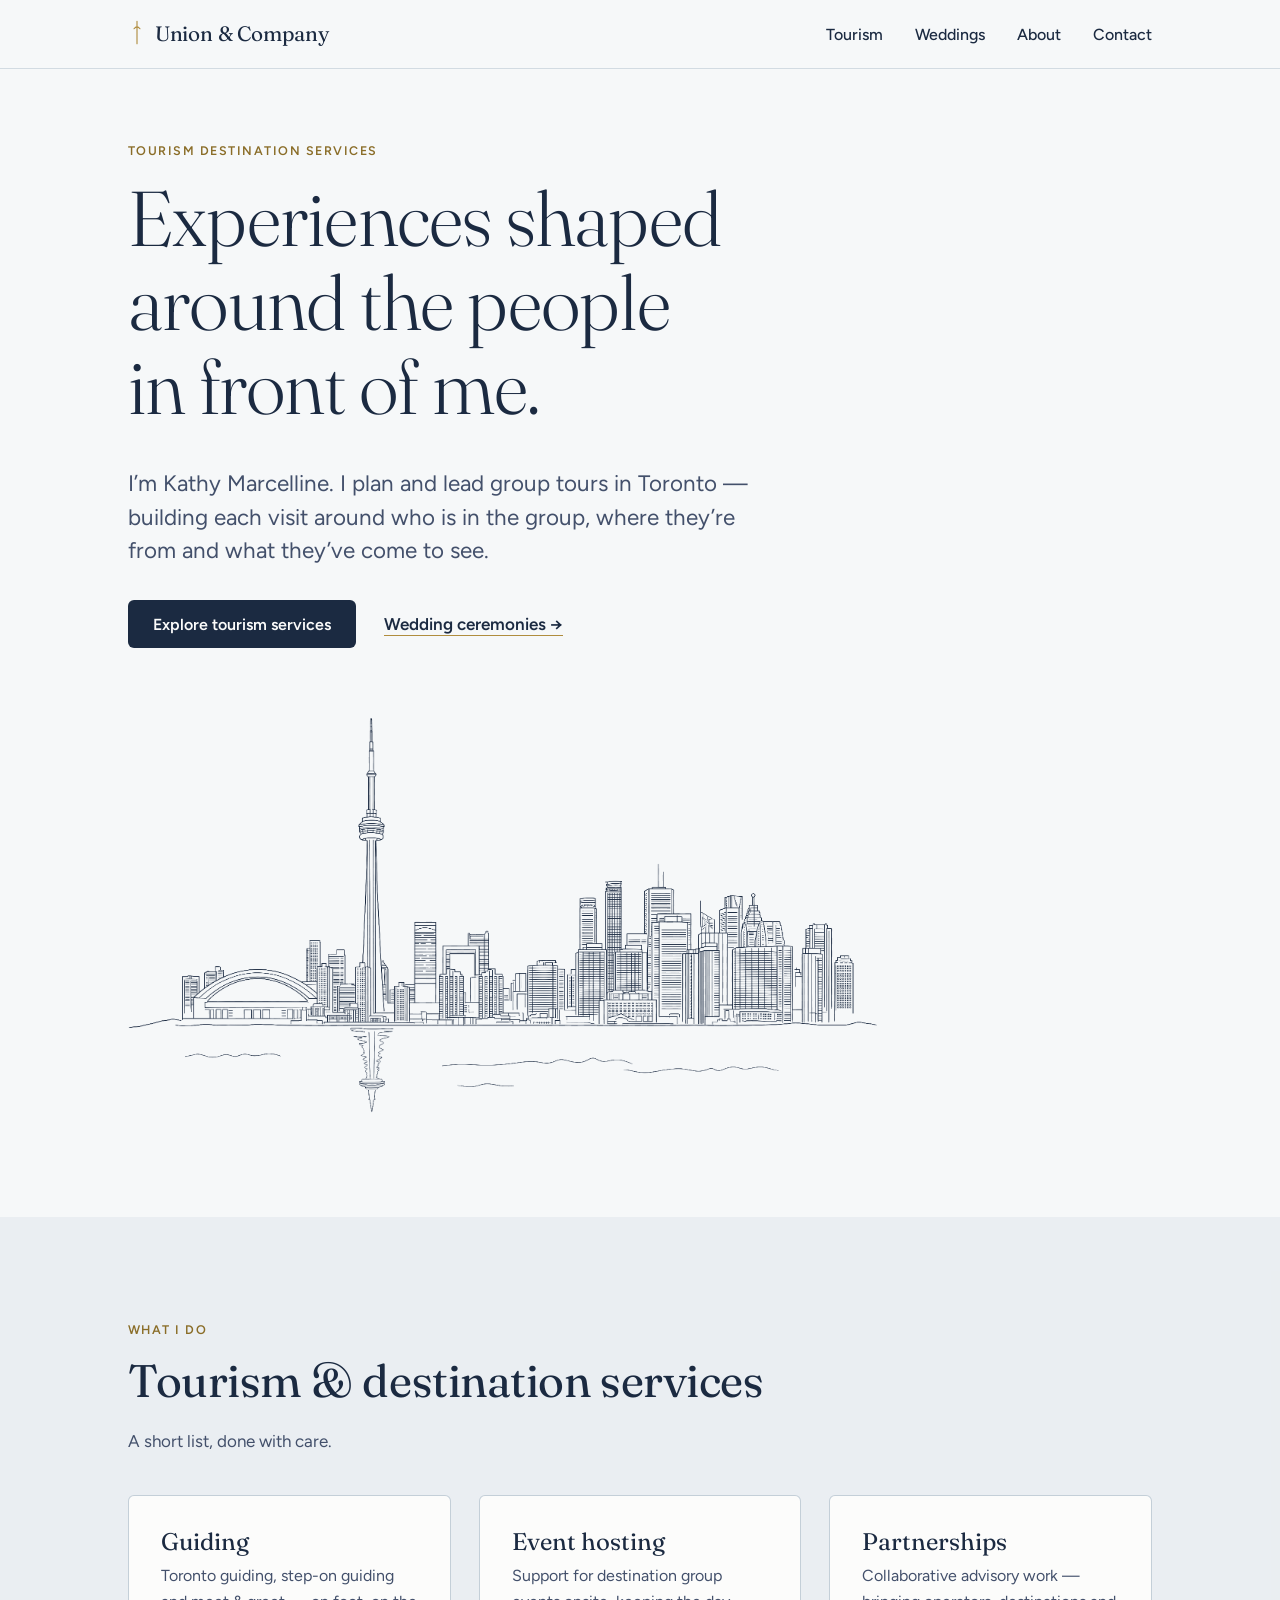
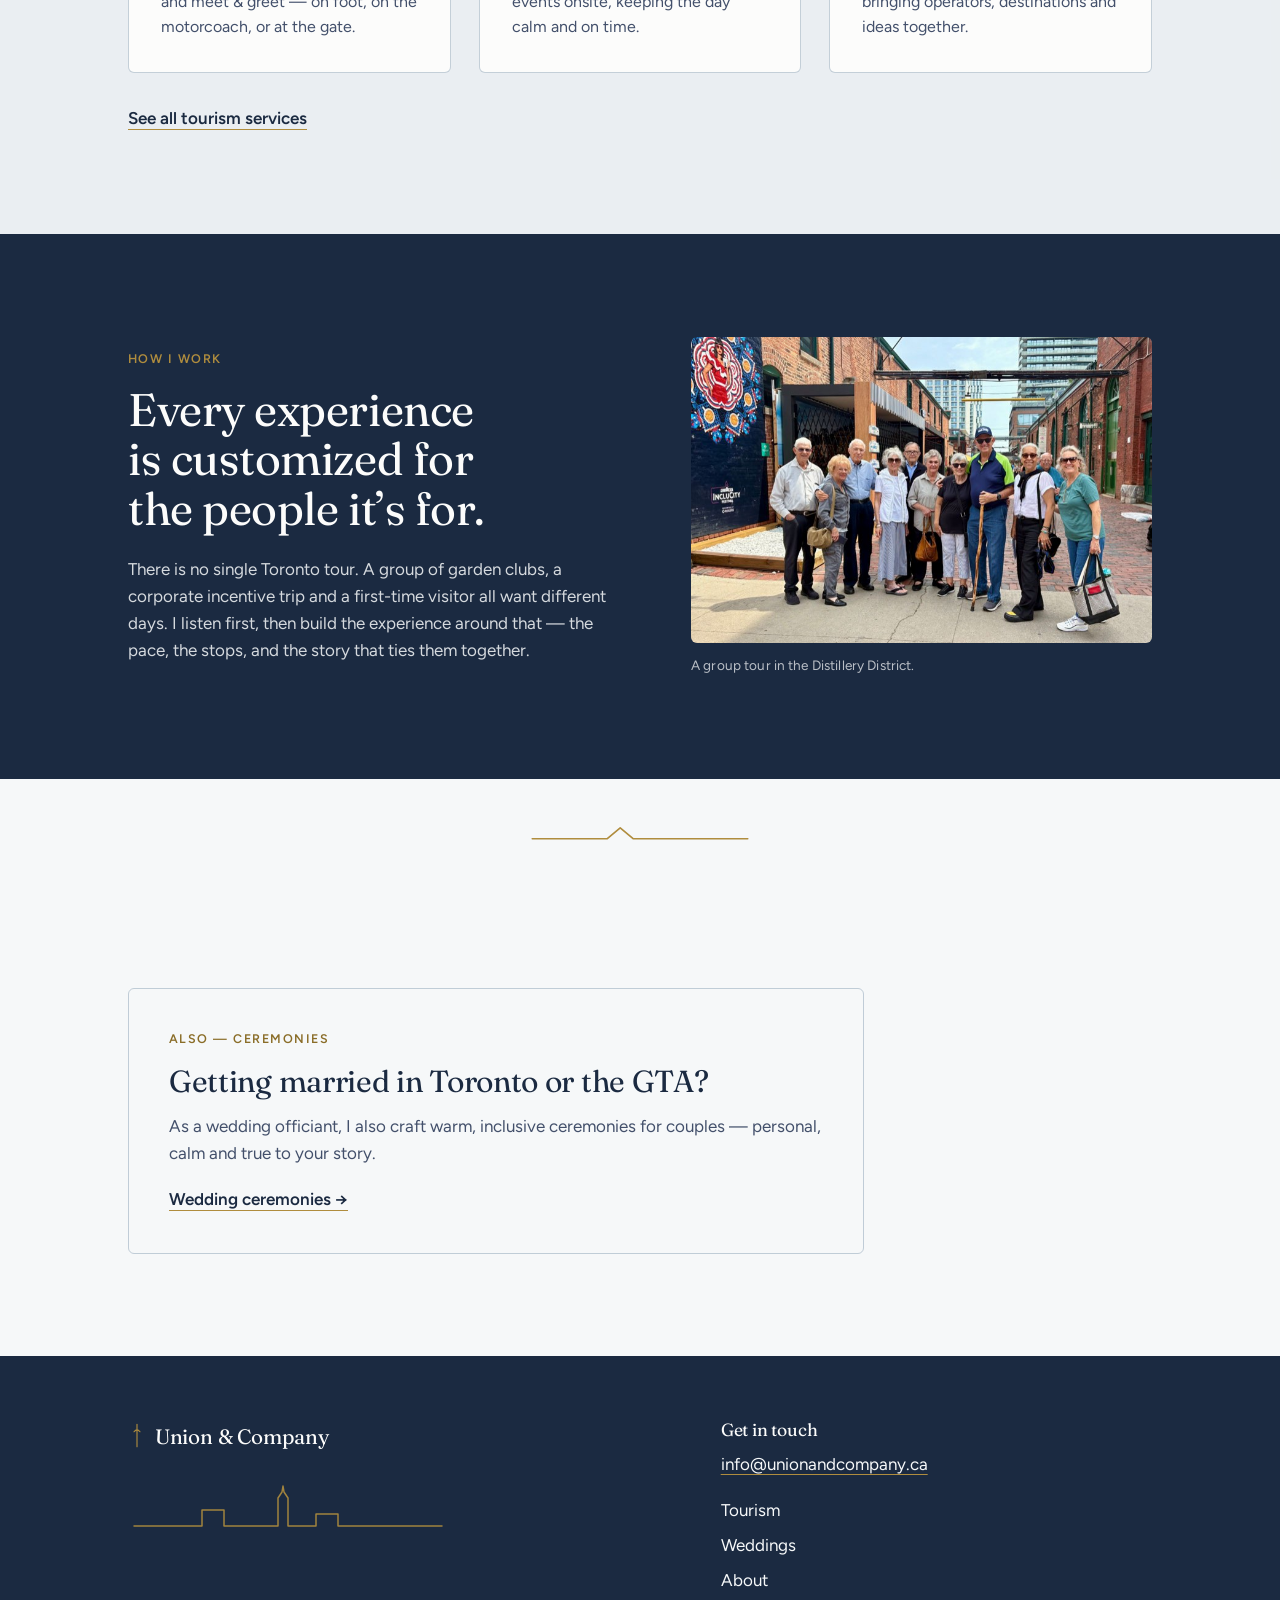
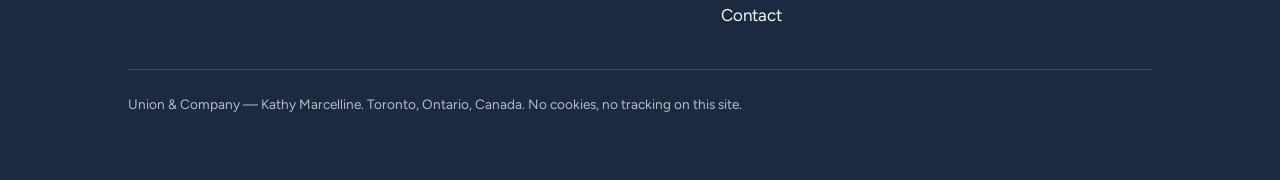
<file: index.html>
<!DOCTYPE html>
<html lang="en-CA" class="no-js">
<head>
  <meta charset="utf-8">
  <meta name="viewport" content="width=device-width, initial-scale=1">
  <title>Union &amp; Company — Toronto tourism destination services &amp; wedding ceremonies</title>
  <meta name="description" content="Kathy Marcelline plans and leads group tours in Toronto — guiding, event hosting and partnerships for the travel trade — and officiates warm, inclusive wedding ceremonies.">

  <!-- Open Graph -->
  <meta property="og:type" content="website">
  <meta property="og:locale" content="en_CA">
  <meta property="og:site_name" content="Union &amp; Company">
  <meta property="og:title" content="Union &amp; Company — Toronto tourism destination services &amp; wedding ceremonies">
  <meta property="og:description" content="Group tours in Toronto built around who is in the group, and warm, inclusive wedding ceremonies.">
  <meta property="og:url" content="https://tnb3000.github.io/unionandco/">
  <meta property="og:image" content="https://tnb3000.github.io/unionandco/assets/og-image.jpg">
  <meta property="og:image:width" content="1200">
  <meta property="og:image:height" content="630">
  <meta property="og:image:alt" content="A tour group gathered on a brick lane in Toronto's Distillery District.">
  <meta name="twitter:card" content="summary_large_image">
  <!-- TODO: confirm with Kathy — og:url points at the GitHub Pages address; update if a custom domain goes live. -->

  <!-- Enhancement flag: swap no-js for js before first paint. -->
  <script>document.documentElement.className = document.documentElement.className.replace('no-js', 'js');</script>

  <link rel="icon" href="assets/favicon.svg" type="image/svg+xml">
  <link rel="preconnect" href="https://fonts.googleapis.com">
  <link rel="preconnect" href="https://fonts.gstatic.com" crossorigin>
  <link href="https://fonts.googleapis.com/css2?family=Fraunces:opsz,wght@9..144,300;9..144,400;9..144,500&family=Figtree:wght@400;500;600&display=swap" rel="stylesheet">
  <link rel="stylesheet" href="css/styles.css">
</head>
<body>
  <a class="skip-link" href="#main">Skip to content</a>

  <header class="site-header">
    <div class="container site-header__inner">
      <a class="wordmark" href="index.html" aria-label="Union and Company — home">
        <svg class="nav-mark" viewBox="0 0 24 40" aria-hidden="true" focusable="false">
          <path d="M12 3 V33 M8 13 Q12 8 16 13"/>
        </svg>
        <span>Union &amp; Company</span>
      </a>
      <button class="nav-toggle" aria-expanded="false" aria-controls="site-nav">
        <span class="nav-toggle__bars" aria-hidden="true"><span></span></span>
        Menu
      </button>
      <nav class="site-nav" id="site-nav" aria-label="Primary">
        <ul>
          <li><a href="tourism.html">Tourism</a></li>
          <li><a href="weddings.html">Weddings</a></li>
          <li><a href="about.html">About</a></li>
          <li><a href="contact.html">Contact</a></li>
        </ul>
      </nav>
    </div>
  </header>

  <main id="main">
    <!-- Hero -->
    <section class="band hero">
      <div class="container">
        <span class="eyebrow">Tourism destination services</span>
        <h1>Experiences shaped around the people in front of me.</h1>
        <p class="lead">I&rsquo;m Kathy Marcelline. I plan and lead group tours in Toronto &mdash; building each
          visit around who is in the group, where they&rsquo;re from and what they&rsquo;ve come to see.</p>
        <div class="btn-row">
          <a class="btn btn-primary" href="tourism.html">Explore tourism services</a>
          <a class="link arrow-link" href="weddings.html">Wedding ceremonies &rarr;</a>
        </div>

        <div class="skyline-hero" role="img"
             aria-label="A fine line drawing of the Toronto skyline and lakeshore — the CN Tower at its centre, the Rogers Centre dome, the downtown towers, and the tower's reflection in the harbour."></div>
      </div>
    </section>

    <!-- Core tourism services -->
    <section class="band band--soft">
      <div class="container">
        <div class="reveal">
          <span class="eyebrow">What I do</span>
          <h2>Tourism &amp; destination services</h2>
          <p class="measure">A short list, done with care.</p>
        </div>
        <div class="card-grid card-grid--3">
          <article class="card">
            <h3>Guiding</h3>
            <p>Toronto guiding, step-on guiding and meet &amp; greet &mdash; on foot, on the motorcoach, or at the gate.</p>
          </article>
          <article class="card">
            <h3>Event hosting</h3>
            <p>Support for destination group events onsite, keeping the day calm and on time.</p>
          </article>
          <article class="card">
            <h3>Partnerships</h3>
            <p>Collaborative advisory work &mdash; bringing operators, destinations and ideas together.</p>
          </article>
        </div>
        <div class="btn-row">
          <a class="link" href="tourism.html">See all tourism services</a>
        </div>
      </div>
    </section>

    <!-- How I work (navy band) -->
    <section class="band band--ink">
      <div class="container split">
        <div class="reveal measure">
          <span class="eyebrow">How I work</span>
          <h2>Every experience is customized for the people it&rsquo;s for.</h2>
          <p>There is no single Toronto tour. A group of garden clubs, a corporate incentive trip and a
            first-time visitor all want different days. I listen first, then build the experience around
            that &mdash; the pace, the stops, and the story that ties them together.</p>
        </div>
        <figure class="photo">
          <!-- TODO: confirm with Kathy — caption wording, and that everyone pictured is happy to appear on the site. -->
          <img src="assets/group-distillery-750.jpg"
               srcset="assets/group-distillery-750.jpg 750w, assets/group-distillery-1500.jpg 1500w"
               sizes="(min-width: 900px) 44vw, (min-width: 720px) 90vw, 100vw"
               width="1500" height="997" loading="lazy" decoding="async"
               alt="A tour group of about a dozen people smiling together on a brick-paved lane in Toronto&rsquo;s Distillery District, red-brick warehouses on either side.">
          <figcaption>A group tour in the Distillery District.</figcaption>
        </figure>
      </div>
    </section>

    <div class="divider" aria-hidden="true">
      <svg viewBox="0 0 200 24" focusable="false">
        <path d="M2 18 L70 18 L82 8 L94 18 L198 18" fill="none" stroke="#B08D3E"
              stroke-width="1.5" stroke-linecap="round" stroke-linejoin="round"/>
      </svg>
    </div>

    <!-- Wedding gateway (modest) -->
    <section class="band">
      <div class="container">
        <div class="gateway reveal">
          <span class="eyebrow">Also &mdash; ceremonies</span>
          <h2>Getting married in Toronto or the GTA?</h2>
          <p>As a wedding officiant, I also craft warm, inclusive ceremonies for couples &mdash; personal,
            calm and true to your story.</p>
          <p><a class="link arrow-link" href="weddings.html">Wedding ceremonies &rarr;</a></p>
        </div>
      </div>
    </section>
  </main>

  <!-- Shared footer -->
  <footer class="footer">
    <div class="container">
      <div class="footer__top">
        <div>
          <span class="footer__mark">
            <svg class="nav-mark" viewBox="0 0 24 40" aria-hidden="true" focusable="false">
              <path d="M12 3 V33 M8 13 Q12 8 16 13"/>
            </svg>
            <span class="wordmark" style="pointer-events:none;">Union &amp; Company</span>
          </span>
          <svg class="skyline" viewBox="0 0 320 60" aria-hidden="true" focusable="false">
            <path d="M6 46 L74 46 L74 30 L96 30 L96 46 L150 46 L150 18 L154 12 L155 6 L156 12 L160 18 L160 46 L188 46 L188 34 L210 34 L210 46 L314 46"/>
          </svg>
        </div>
        <div class="footer__contact">
          <h2>Get in touch</h2>
          <p><a href="mailto:info@unionandcompany.ca">info@unionandcompany.ca</a></p>
          <nav aria-label="Footer">
            <ul>
              <li><a href="tourism.html">Tourism</a></li>
              <li><a href="weddings.html">Weddings</a></li>
              <li><a href="about.html">About</a></li>
              <li><a href="contact.html">Contact</a></li>
            </ul>
          </nav>
        </div>
      </div>
      <div class="footer__legal">
        <p>Union &amp; Company &mdash; Kathy Marcelline. Toronto, Ontario, Canada.
          No cookies, no tracking on this site.</p>
      </div>
    </div>
  </footer>

  <script src="js/main.js"></script>
</body>
</html>
</file>
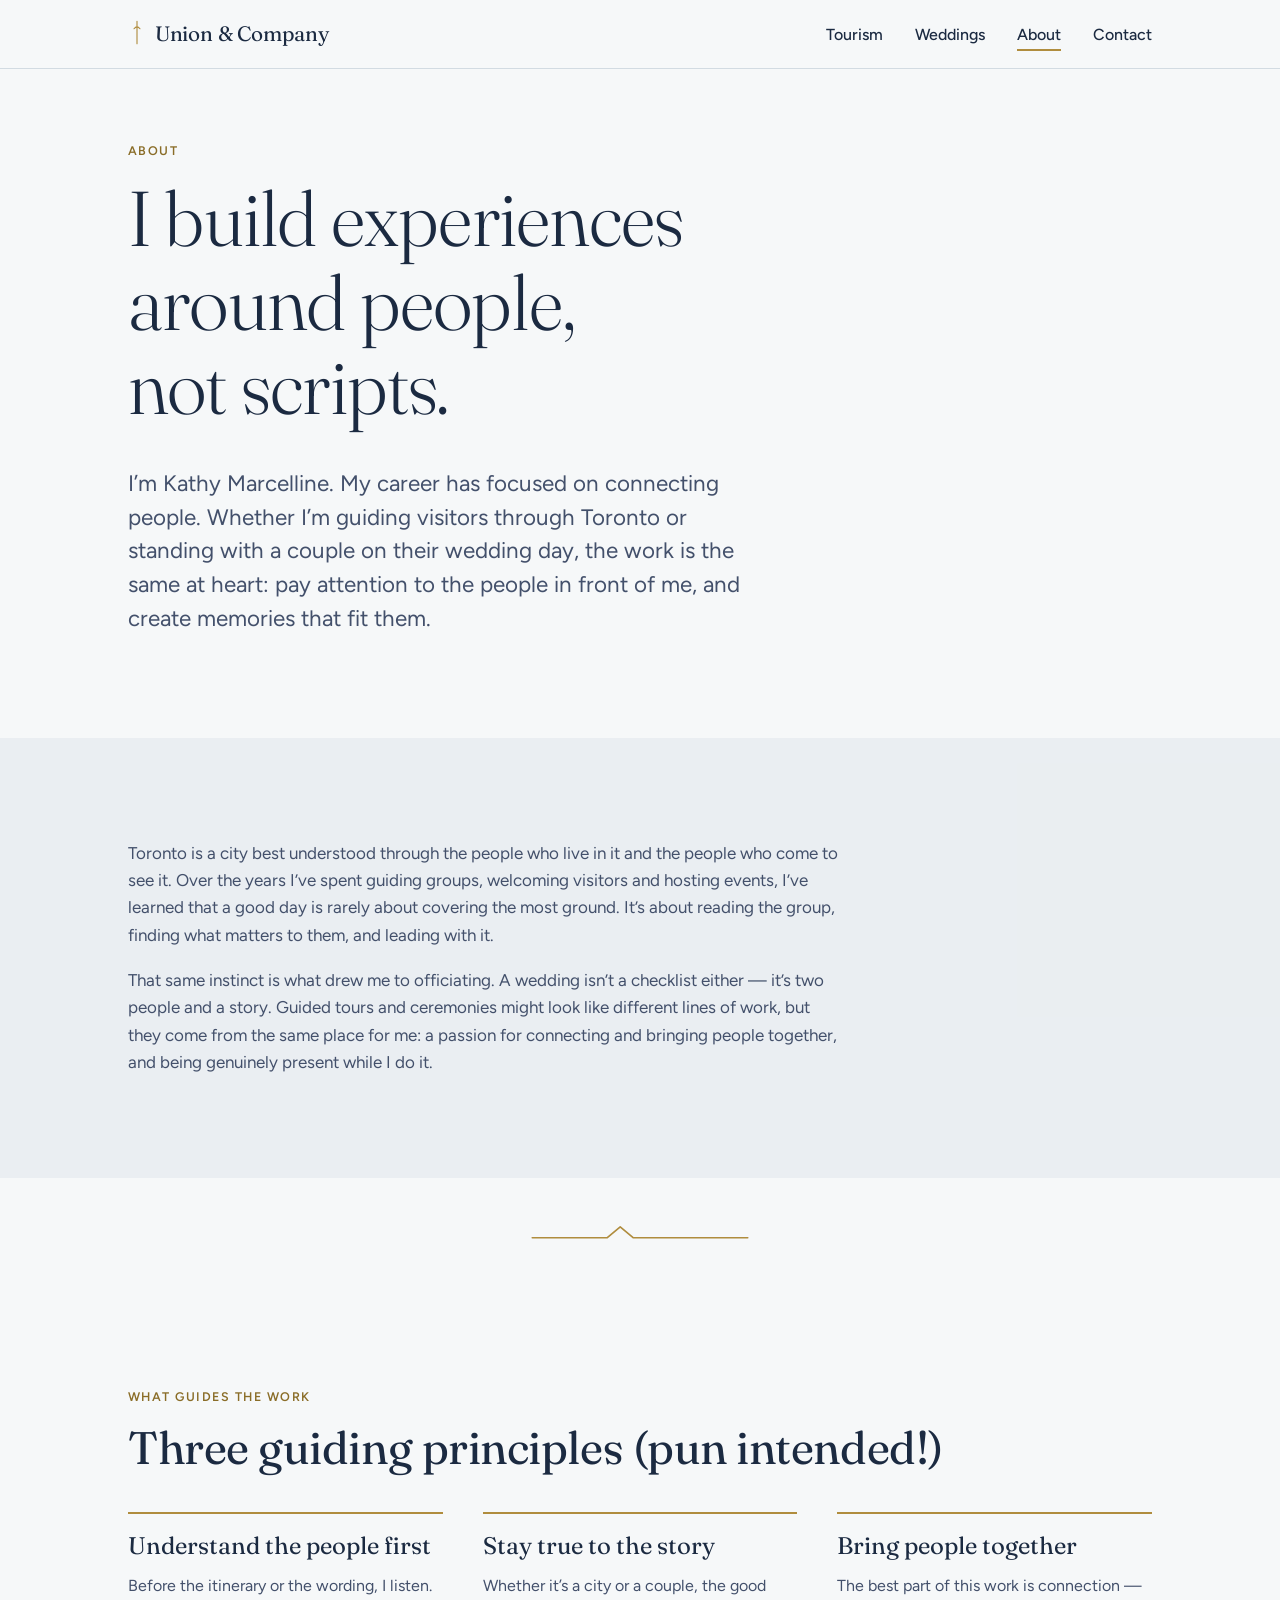
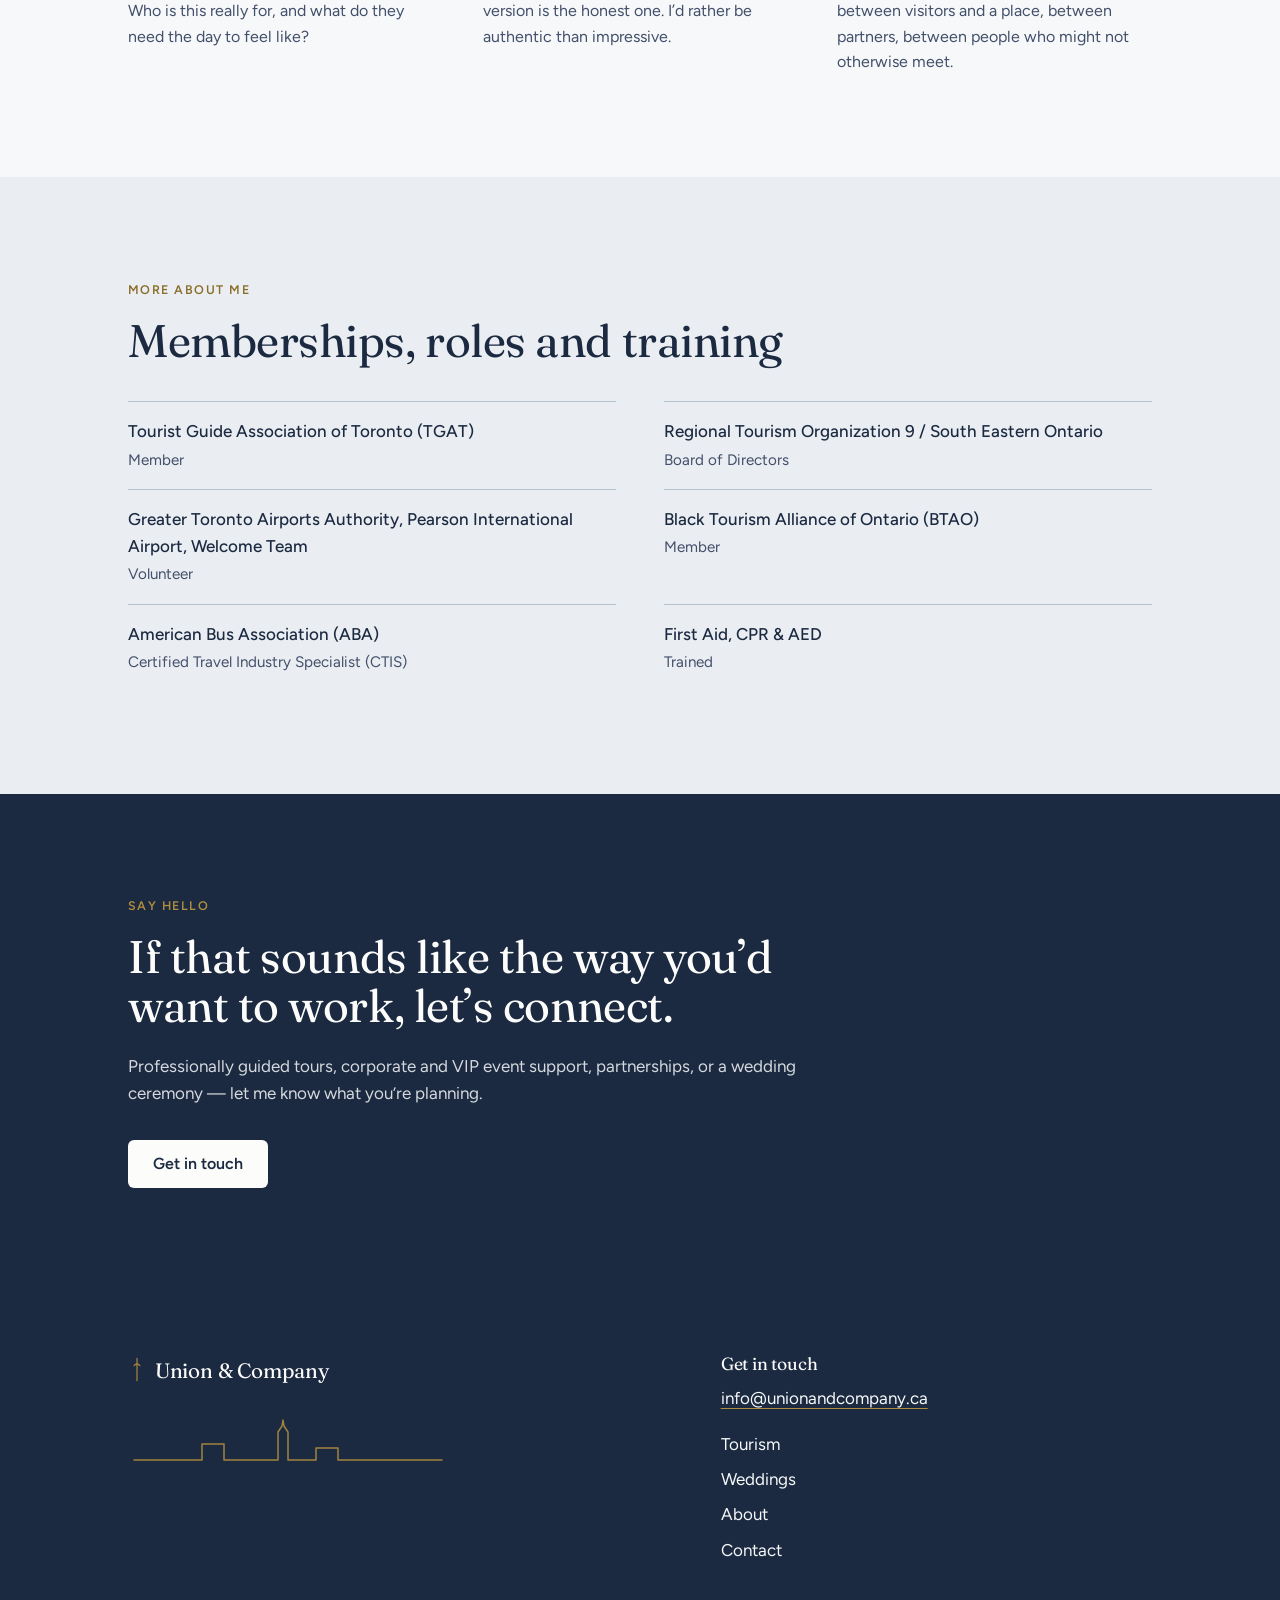
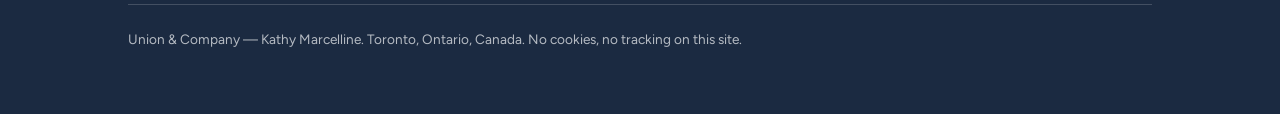
<file: about.html>
<!DOCTYPE html>
<html lang="en-CA" class="no-js">
<head>
  <meta charset="utf-8">
  <meta name="viewport" content="width=device-width, initial-scale=1">
  <title>About Kathy Marcelline | Union &amp; Company</title>
  <meta name="description" content="Kathy Marcelline is a Toronto tourism professional and wedding officiant. Her work — guiding and ceremonies alike — starts by understanding the people in front of her.">

  <meta property="og:type" content="website">
  <meta property="og:locale" content="en_CA">
  <meta property="og:site_name" content="Union &amp; Company">
  <meta property="og:title" content="About Kathy Marcelline | Union &amp; Company">
  <meta property="og:description" content="A Toronto tourism professional and wedding officiant whose work starts by understanding the people in front of her.">
  <meta property="og:url" content="https://tnb3000.github.io/unionandco/about.html">
  <meta property="og:image" content="https://tnb3000.github.io/unionandco/assets/og-image.jpg">
  <meta property="og:image:width" content="1200">
  <meta property="og:image:height" content="630">
  <meta property="og:image:alt" content="A tour group gathered on a brick lane in Toronto's Distillery District.">
  <meta name="twitter:card" content="summary_large_image">
  <!-- TODO: confirm with Kathy — og:url points at the GitHub Pages address; update if a custom domain goes live. -->

  <script>document.documentElement.className = document.documentElement.className.replace('no-js', 'js');</script>

  <link rel="icon" href="assets/favicon.svg" type="image/svg+xml">
  <link rel="preconnect" href="https://fonts.googleapis.com">
  <link rel="preconnect" href="https://fonts.gstatic.com" crossorigin>
  <link href="https://fonts.googleapis.com/css2?family=Fraunces:opsz,wght@9..144,300;9..144,400;9..144,500&family=Figtree:wght@400;500;600&display=swap" rel="stylesheet">
  <link rel="stylesheet" href="css/styles.css">
</head>
<body>
  <a class="skip-link" href="#main">Skip to content</a>

  <header class="site-header">
    <div class="container site-header__inner">
      <a class="wordmark" href="index.html" aria-label="Union and Company — home">
        <svg class="nav-mark" viewBox="0 0 24 40" aria-hidden="true" focusable="false">
          <path d="M12 3 V33 M8 13 Q12 8 16 13"/>
        </svg>
        <span>Union &amp; Company</span>
      </a>
      <button class="nav-toggle" aria-expanded="false" aria-controls="site-nav">
        <span class="nav-toggle__bars" aria-hidden="true"><span></span></span>
        Menu
      </button>
      <nav class="site-nav" id="site-nav" aria-label="Primary">
        <ul>
          <li><a href="tourism.html">Tourism</a></li>
          <li><a href="weddings.html">Weddings</a></li>
          <li><a href="about.html" aria-current="page">About</a></li>
          <li><a href="contact.html">Contact</a></li>
        </ul>
      </nav>
    </div>
  </header>

  <main id="main">
    <!-- Hero -->
    <section class="band hero">
      <div class="container">
        <span class="eyebrow">About</span>
        <h1>I build experiences around people, not scripts.</h1>
        <p class="lead measure">I&rsquo;m Kathy Marcelline. My career has focused on connecting people. Whether
          I&rsquo;m guiding visitors through Toronto or standing with a couple on their wedding day, the work is
          the same at heart: pay attention to the people in front of me, and create memories that fit them.</p>
      </div>
    </section>

    <!-- Narrative -->
    <section class="band band--soft">
      <div class="container">
        <div class="reveal measure prose">
          <p>Toronto is a city best understood through the people who live in it and the people who come to see
            it. Over the years I&rsquo;ve spent guiding groups, welcoming visitors and hosting events, I&rsquo;ve
            learned that a good day is rarely about covering the most ground. It&rsquo;s about reading the group,
            finding what matters to them, and leading with it.</p>
          <p>That same instinct is what drew me to officiating. A wedding isn&rsquo;t a checklist either &mdash;
            it&rsquo;s two people and a story. Guided tours and ceremonies might look like different lines of work,
            but they come from the same place for me: a passion for connecting and bringing people together, and
            being genuinely present while I do it.</p>
        </div>
      </div>
    </section>

    <div class="divider" aria-hidden="true">
      <svg viewBox="0 0 200 24" focusable="false">
        <path d="M2 18 L70 18 L82 8 L94 18 L198 18" fill="none" stroke="#B08D3E"
              stroke-width="1.5" stroke-linecap="round" stroke-linejoin="round"/>
      </svg>
    </div>

    <!-- Values -->
    <section class="band">
      <div class="container">
        <div class="reveal">
          <span class="eyebrow">What guides the work</span>
          <h2>Three guiding principles (pun intended!)</h2>
        </div>
        <div class="values">
          <article class="value">
            <h3>Understand the people first</h3>
            <p>Before the itinerary or the wording, I listen. Who is this really for, and what do they need the
              day to feel like?</p>
          </article>
          <article class="value">
            <h3>Stay true to the story</h3>
            <p>Whether it&rsquo;s a city or a couple, the good version is the honest one. I&rsquo;d rather be
              authentic than impressive.</p>
          </article>
          <article class="value">
            <h3>Bring people together</h3>
            <p>The best part of this work is connection &mdash; between visitors and a place, between partners,
              between people who might not otherwise meet.</p>
          </article>
        </div>
      </div>
    </section>

    <!-- Affiliations -->
    <section class="band band--soft">
      <div class="container">
        <div class="reveal">
          <span class="eyebrow">More about me</span>
          <h2>Memberships, roles and training</h2>
        </div>
        <ul class="affiliations">
          <li>
            <span class="affiliation__org">Tourist Guide Association of Toronto (TGAT)</span>
            <span class="affiliation__role">Member</span>
          </li>
          <li>
            <span class="affiliation__org">Regional Tourism Organization 9 / South Eastern Ontario</span>
            <span class="affiliation__role">Board of Directors</span>
          </li>
          <li>
            <span class="affiliation__org">Greater Toronto Airports Authority, Pearson International Airport, Welcome Team</span>
            <span class="affiliation__role">Volunteer</span>
          </li>
          <li>
            <span class="affiliation__org">Black Tourism Alliance of Ontario (BTAO)</span>
            <span class="affiliation__role">Member</span>
          </li>
          <li>
            <span class="affiliation__org">American Bus Association (ABA)</span>
            <span class="affiliation__role">Certified Travel Industry Specialist (CTIS)</span>
          </li>
          <li>
            <span class="affiliation__org">First Aid, CPR &amp; AED</span>
            <span class="affiliation__role">Trained</span>
          </li>
        </ul>
      </div>
    </section>

    <!-- CTA -->
    <section class="band band--ink">
      <div class="container">
        <div class="reveal measure">
          <span class="eyebrow">Say hello</span>
          <h2>If that sounds like the way you&rsquo;d want to work, let&rsquo;s connect.</h2>
          <p>Professionally guided tours, corporate and VIP event support, partnerships, or a wedding ceremony
            &mdash; let me know what you&rsquo;re planning.</p>
          <div class="btn-row">
            <a class="btn btn-primary" href="contact.html">Get in touch</a>
          </div>
        </div>
      </div>
    </section>
  </main>

  <footer class="footer">
    <div class="container">
      <div class="footer__top">
        <div>
          <span class="footer__mark">
            <svg class="nav-mark" viewBox="0 0 24 40" aria-hidden="true" focusable="false">
              <path d="M12 3 V33 M8 13 Q12 8 16 13"/>
            </svg>
            <span class="wordmark" style="pointer-events:none;">Union &amp; Company</span>
          </span>
          <svg class="skyline" viewBox="0 0 320 60" aria-hidden="true" focusable="false">
            <path d="M6 46 L74 46 L74 30 L96 30 L96 46 L150 46 L150 18 L154 12 L155 6 L156 12 L160 18 L160 46 L188 46 L188 34 L210 34 L210 46 L314 46"/>
          </svg>
        </div>
        <div class="footer__contact">
          <h2>Get in touch</h2>
          <p><a href="mailto:info@unionandcompany.ca">info@unionandcompany.ca</a></p>
          <nav aria-label="Footer">
            <ul>
              <li><a href="tourism.html">Tourism</a></li>
              <li><a href="weddings.html">Weddings</a></li>
              <li><a href="about.html">About</a></li>
              <li><a href="contact.html">Contact</a></li>
            </ul>
          </nav>
        </div>
      </div>
      <div class="footer__legal">
        <p>Union &amp; Company &mdash; Kathy Marcelline. Toronto, Ontario, Canada.
          No cookies, no tracking on this site.</p>
      </div>
    </div>
  </footer>

  <script src="js/main.js"></script>
</body>
</html>
</file>
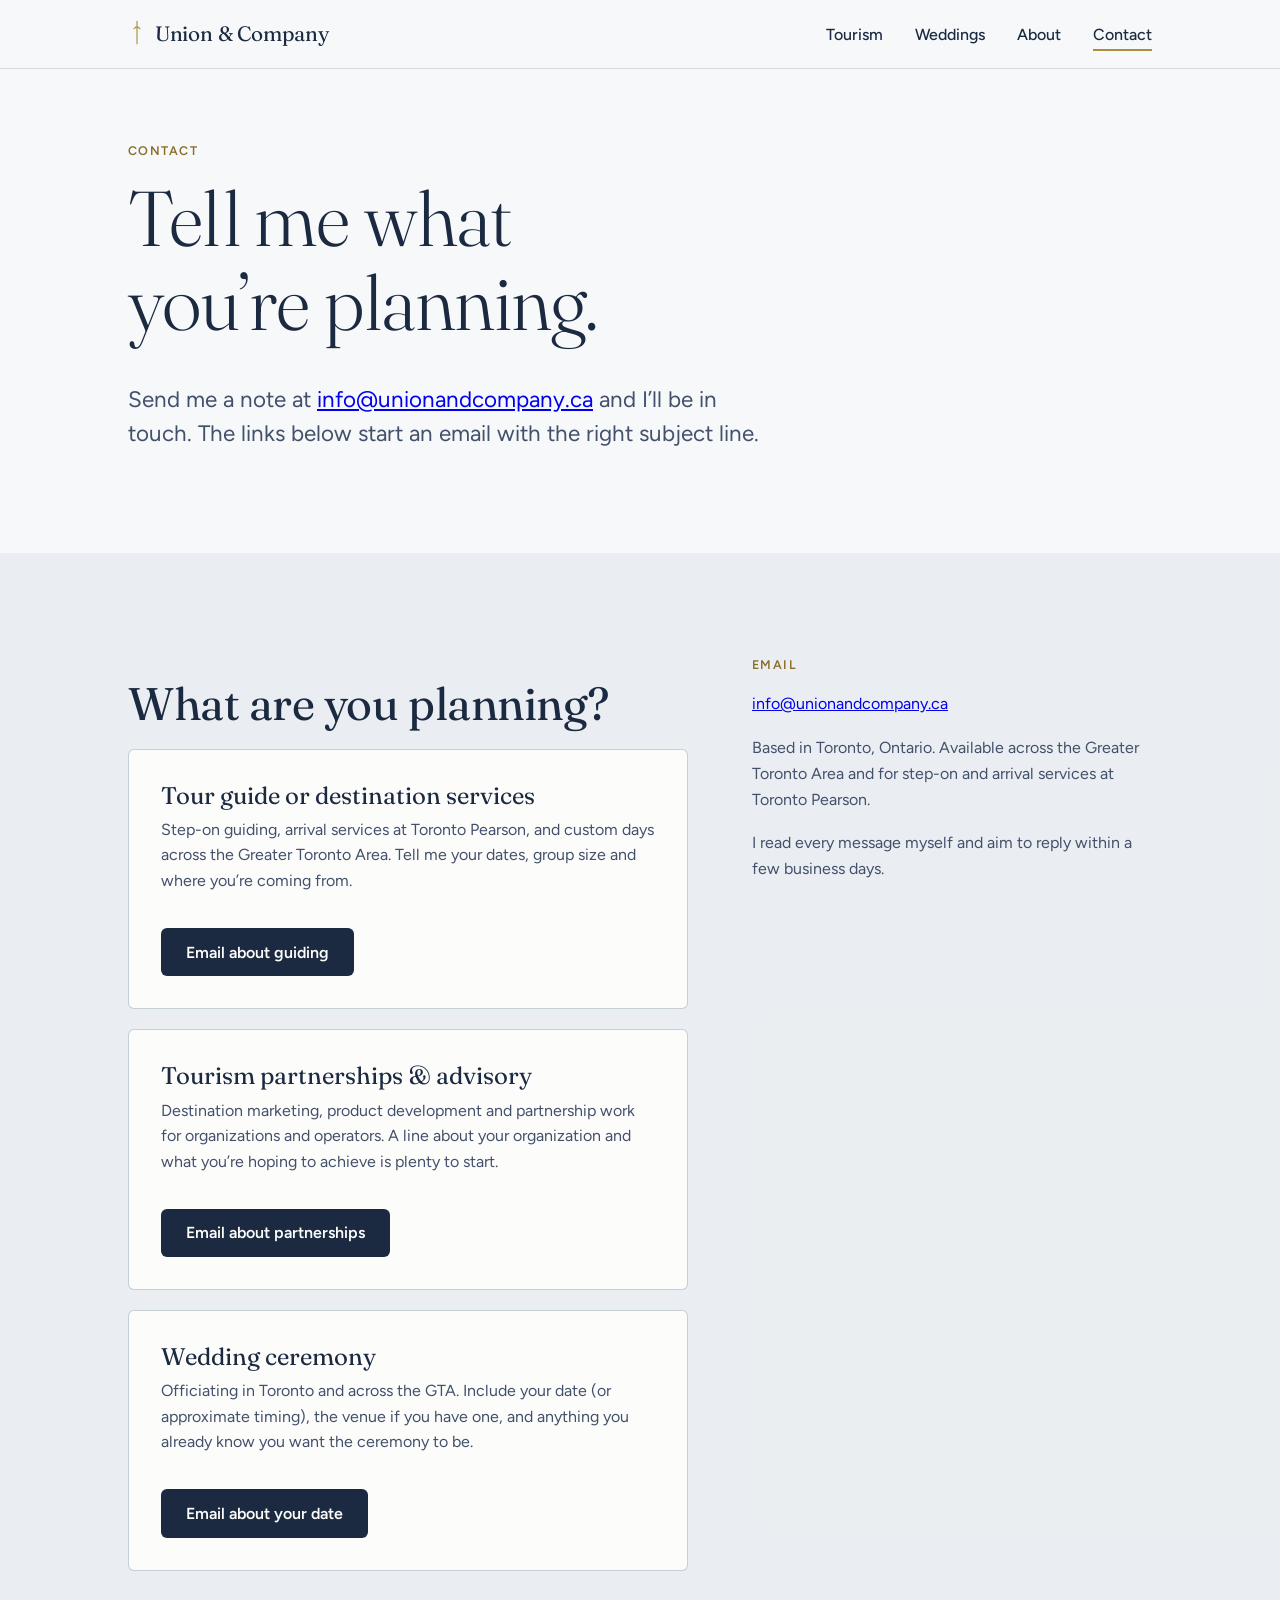
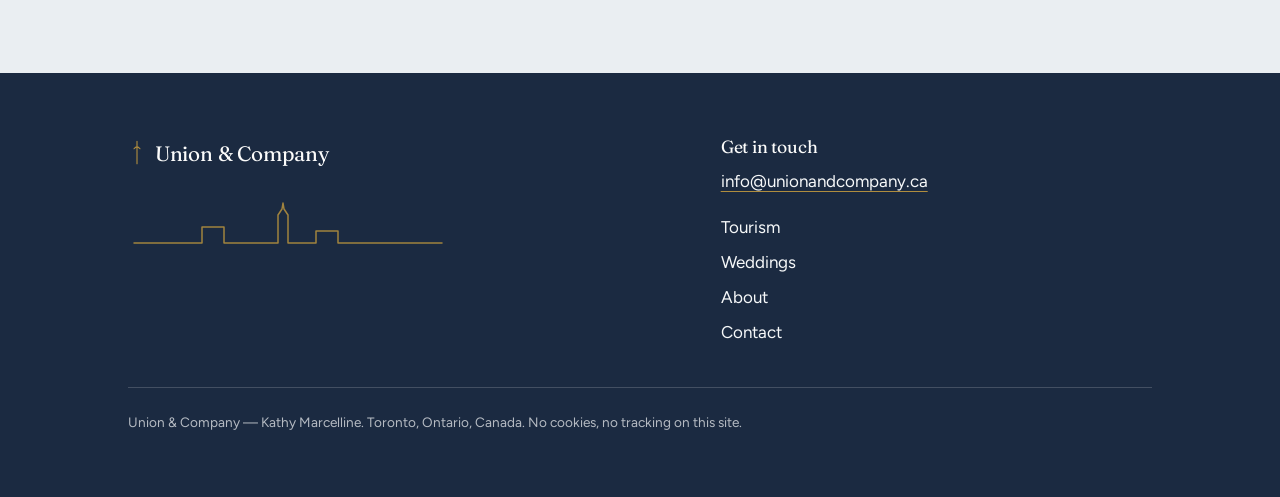
<file: contact.html>
<!DOCTYPE html>
<html lang="en-CA" class="no-js">
<head>
  <meta charset="utf-8">
  <meta name="viewport" content="width=device-width, initial-scale=1">
  <title>Contact | Union &amp; Company</title>
  <meta name="description" content="Get in touch with Kathy Marcelline about tour guiding and destination services, tourism partnerships and advisory work, or a wedding ceremony. Email info@unionandcompany.ca.">

  <meta property="og:type" content="website">
  <meta property="og:locale" content="en_CA">
  <meta property="og:site_name" content="Union &amp; Company">
  <meta property="og:title" content="Contact | Union &amp; Company">
  <meta property="og:description" content="Get in touch about tour guiding and destination services, partnerships and advisory work, or a wedding ceremony.">
  <meta property="og:url" content="https://tnb3000.github.io/unionandco/contact.html">
  <meta property="og:image" content="https://tnb3000.github.io/unionandco/assets/og-image.jpg">
  <meta property="og:image:width" content="1200">
  <meta property="og:image:height" content="630">
  <meta property="og:image:alt" content="A tour group gathered on a brick lane in Toronto's Distillery District.">
  <meta name="twitter:card" content="summary_large_image">
  <!-- TODO: confirm with Kathy — og:url points at the GitHub Pages address; update if a custom domain goes live. -->

  <script>document.documentElement.className = document.documentElement.className.replace('no-js', 'js');</script>

  <link rel="icon" href="assets/favicon.svg" type="image/svg+xml">
  <link rel="preconnect" href="https://fonts.googleapis.com">
  <link rel="preconnect" href="https://fonts.gstatic.com" crossorigin>
  <link href="https://fonts.googleapis.com/css2?family=Fraunces:opsz,wght@9..144,300;9..144,400;9..144,500&family=Figtree:wght@400;500;600&display=swap" rel="stylesheet">
  <link rel="stylesheet" href="css/styles.css">
</head>
<body>
  <a class="skip-link" href="#main">Skip to content</a>

  <header class="site-header">
    <div class="container site-header__inner">
      <a class="wordmark" href="index.html" aria-label="Union and Company — home">
        <svg class="nav-mark" viewBox="0 0 24 40" aria-hidden="true" focusable="false">
          <path d="M12 3 V33 M8 13 Q12 8 16 13"/>
        </svg>
        <span>Union &amp; Company</span>
      </a>
      <button class="nav-toggle" aria-expanded="false" aria-controls="site-nav">
        <span class="nav-toggle__bars" aria-hidden="true"><span></span></span>
        Menu
      </button>
      <nav class="site-nav" id="site-nav" aria-label="Primary">
        <ul>
          <li><a href="tourism.html">Tourism</a></li>
          <li><a href="weddings.html">Weddings</a></li>
          <li><a href="about.html">About</a></li>
          <li><a href="contact.html" aria-current="page">Contact</a></li>
        </ul>
      </nav>
    </div>
  </header>

  <main id="main">
    <section class="band hero">
      <div class="container">
        <span class="eyebrow">Contact</span>
        <h1>Tell me what you&rsquo;re planning.</h1>
        <p class="lead measure">Send me a note at <a class="prose" href="mailto:info@unionandcompany.ca">info@unionandcompany.ca</a>
          and I&rsquo;ll be in touch. The links below start an email with the right subject line.</p>
      </div>
    </section>

    <section class="band band--soft">
      <div class="container contact-layout">
        <div class="contact-options" data-contact-options>
          <h2 class="contact-options__title">What are you planning?</h2>
          <ul class="contact-options__list">
            <li class="card contact-option" data-type="tourism-guiding">
              <h3>Tour guide or destination services</h3>
              <p>Step-on guiding, arrival services at Toronto Pearson, and custom days across the Greater Toronto Area.
                Tell me your dates, group size and where you&rsquo;re coming from.</p>
              <a class="btn btn-primary" href="mailto:info@unionandcompany.ca?subject=Tour%20guide%20or%20destination%20services%20inquiry">Email about guiding</a>
            </li>
            <li class="card contact-option" data-type="tourism-partnerships">
              <h3>Tourism partnerships &amp; advisory</h3>
              <p>Destination marketing, product development and partnership work for organizations and operators.
                A line about your organization and what you&rsquo;re hoping to achieve is plenty to start.</p>
              <a class="btn btn-primary" href="mailto:info@unionandcompany.ca?subject=Tourism%20partnerships%20and%20advisory%20inquiry">Email about partnerships</a>
            </li>
            <li class="card contact-option" data-type="weddings">
              <h3>Wedding ceremony</h3>
              <p>Officiating in Toronto and across the GTA. Include your date (or approximate timing), the venue if you
                have one, and anything you already know you want the ceremony to be.</p>
              <a class="btn btn-primary" href="mailto:info@unionandcompany.ca?subject=Wedding%20ceremony%20inquiry">Email about your date</a>
            </li>
          </ul>
        </div>

        <aside class="contact-aside" aria-label="How to reach Kathy">
          <span class="eyebrow">Email</span>
          <p><a class="prose" href="mailto:info@unionandcompany.ca">info@unionandcompany.ca</a></p>
          <p>Based in Toronto, Ontario. Available across the Greater Toronto Area and for step-on and
            arrival services at Toronto Pearson.</p>
          <p>I read every message myself and aim to reply within a few business days.</p>
        </aside>
      </div>
    </section>
  </main>

  <footer class="footer">
    <div class="container">
      <div class="footer__top">
        <div>
          <span class="footer__mark">
            <svg class="nav-mark" viewBox="0 0 24 40" aria-hidden="true" focusable="false">
              <path d="M12 3 V33 M8 13 Q12 8 16 13"/>
            </svg>
            <span class="wordmark" style="pointer-events:none;">Union &amp; Company</span>
          </span>
          <svg class="skyline" viewBox="0 0 320 60" aria-hidden="true" focusable="false">
            <path d="M6 46 L74 46 L74 30 L96 30 L96 46 L150 46 L150 18 L154 12 L155 6 L156 12 L160 18 L160 46 L188 46 L188 34 L210 34 L210 46 L314 46"/>
          </svg>
        </div>
        <div class="footer__contact">
          <h2>Get in touch</h2>
          <p><a href="mailto:info@unionandcompany.ca">info@unionandcompany.ca</a></p>
          <nav aria-label="Footer">
            <ul>
              <li><a href="tourism.html">Tourism</a></li>
              <li><a href="weddings.html">Weddings</a></li>
              <li><a href="about.html">About</a></li>
              <li><a href="contact.html">Contact</a></li>
            </ul>
          </nav>
        </div>
      </div>
      <div class="footer__legal">
        <p>Union &amp; Company &mdash; Kathy Marcelline. Toronto, Ontario, Canada.
          No cookies, no tracking on this site.</p>
      </div>
    </div>
  </footer>

  <script src="js/main.js"></script>
</body>
</html>
</file>
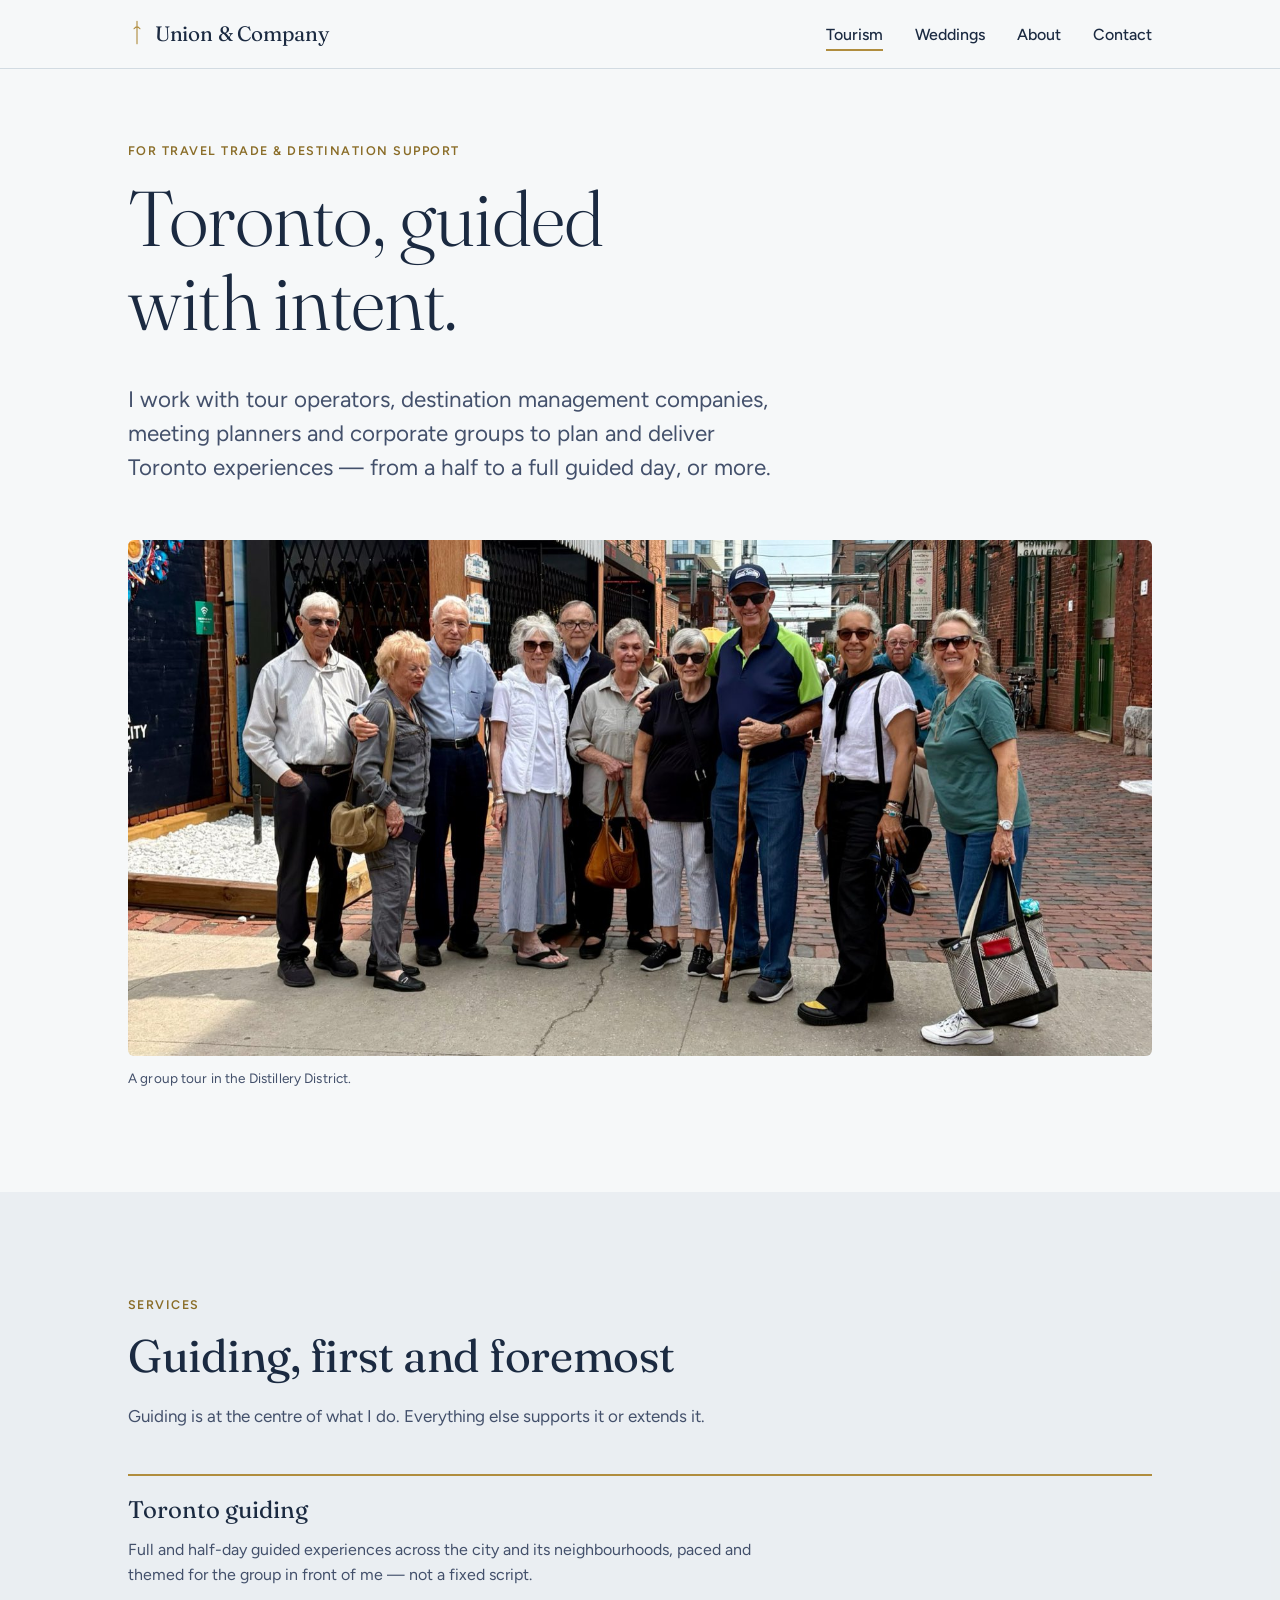
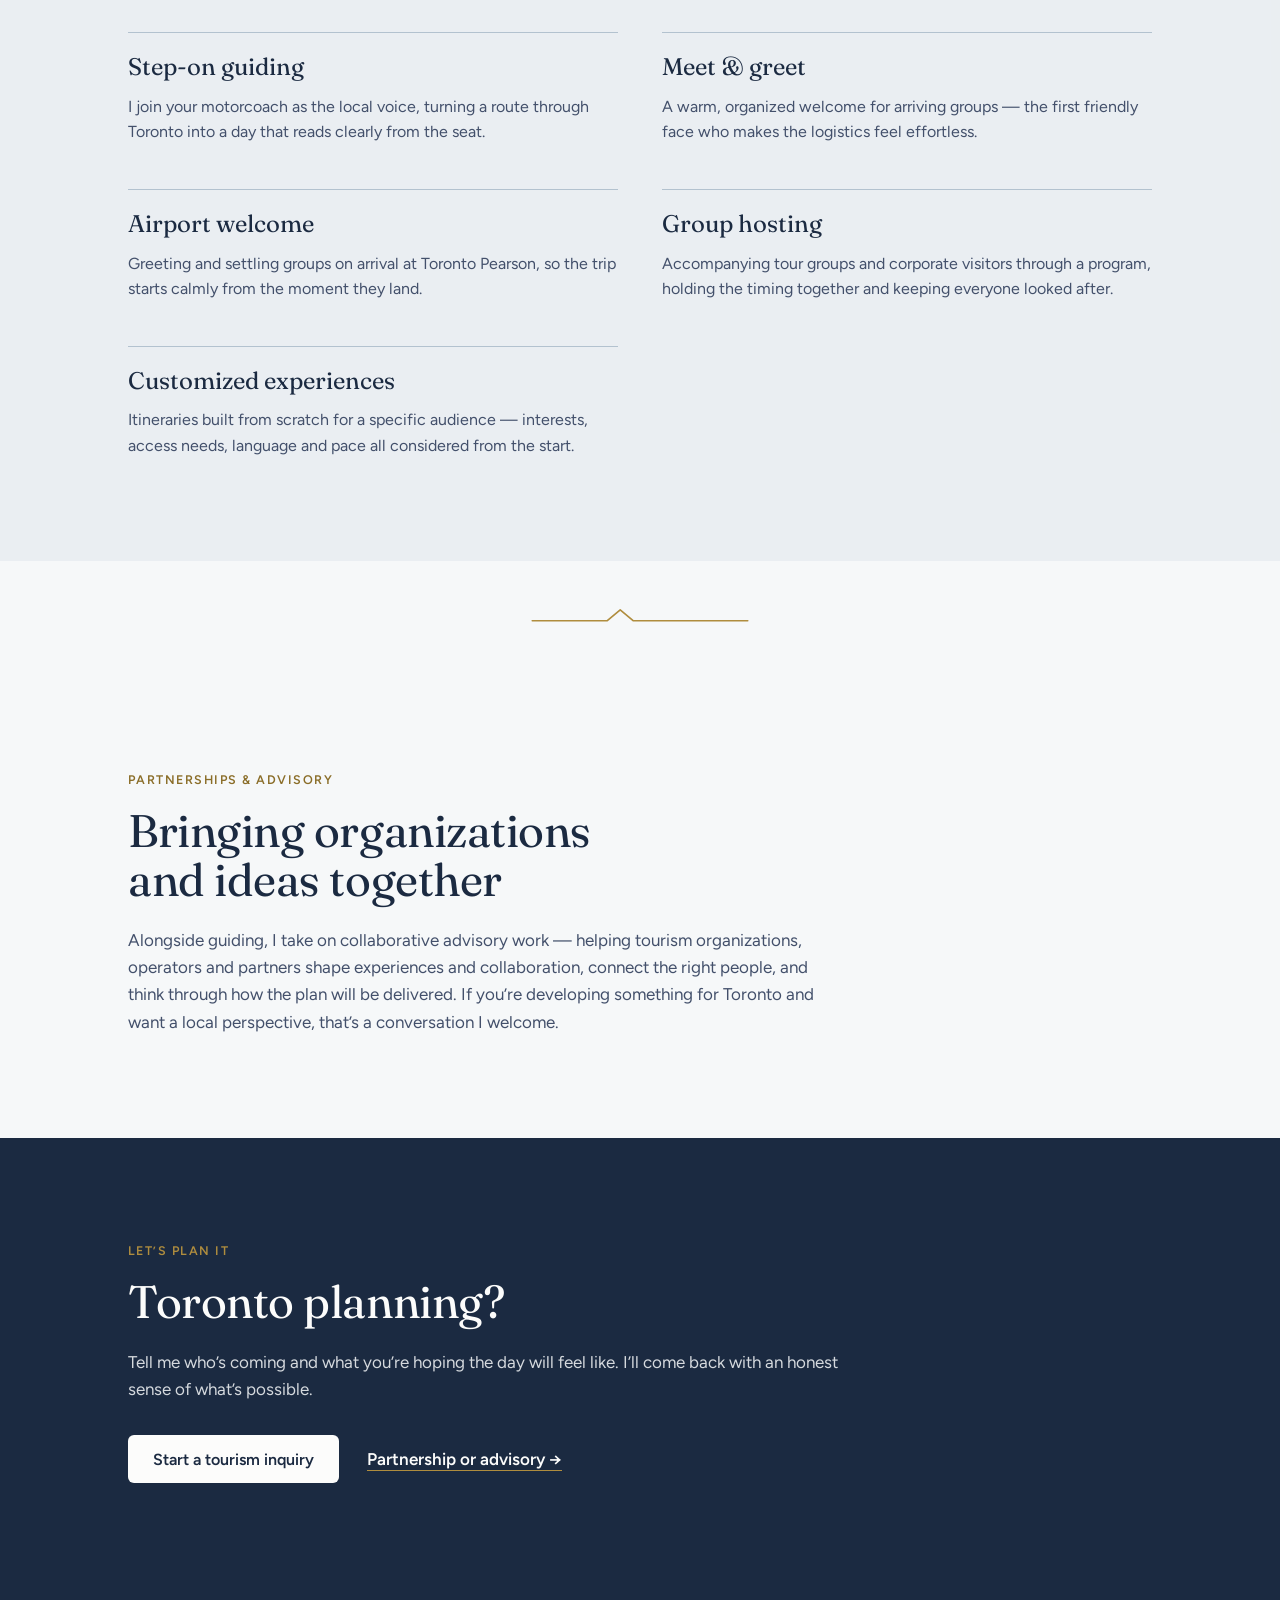
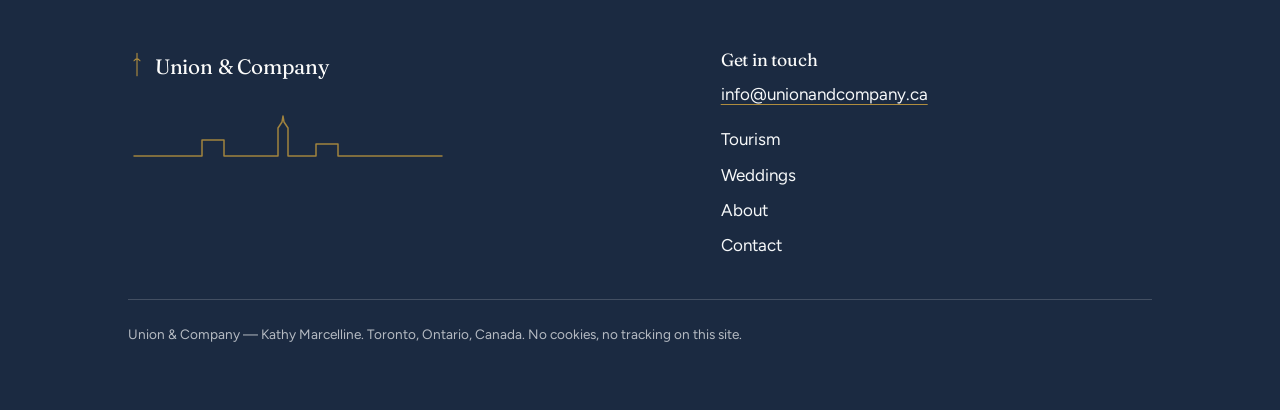
<file: tourism.html>
<!DOCTYPE html>
<html lang="en-CA" class="no-js">
<head>
  <meta charset="utf-8">
  <meta name="viewport" content="width=device-width, initial-scale=1">
  <title>Tourism destination services — guiding, hosting &amp; partnerships | Union &amp; Company</title>
  <meta name="description" content="Toronto guiding, step-on guiding, meet &amp; greet, airport welcomes, group hosting and customized experiences for tour operators, DMCs and corporate groups — plus tourism partnerships and advisory work.">

  <meta property="og:type" content="website">
  <meta property="og:locale" content="en_CA">
  <meta property="og:site_name" content="Union &amp; Company">
  <meta property="og:title" content="Tourism destination services — guiding, hosting &amp; partnerships | Union &amp; Company">
  <meta property="og:description" content="Guiding, group hosting and customized Toronto experiences for the travel trade — from a half to a full guided day, or more.">
  <meta property="og:url" content="https://tnb3000.github.io/unionandco/tourism.html">
  <meta property="og:image" content="https://tnb3000.github.io/unionandco/assets/og-image.jpg">
  <meta property="og:image:width" content="1200">
  <meta property="og:image:height" content="630">
  <meta property="og:image:alt" content="A tour group gathered on a brick lane in Toronto's Distillery District.">
  <meta name="twitter:card" content="summary_large_image">
  <!-- TODO: confirm with Kathy — og:url points at the GitHub Pages address; update if a custom domain goes live. -->

  <script>document.documentElement.className = document.documentElement.className.replace('no-js', 'js');</script>

  <link rel="icon" href="assets/favicon.svg" type="image/svg+xml">
  <link rel="preconnect" href="https://fonts.googleapis.com">
  <link rel="preconnect" href="https://fonts.gstatic.com" crossorigin>
  <link href="https://fonts.googleapis.com/css2?family=Fraunces:opsz,wght@9..144,300;9..144,400;9..144,500&family=Figtree:wght@400;500;600&display=swap" rel="stylesheet">
  <link rel="stylesheet" href="css/styles.css">
</head>
<body>
  <a class="skip-link" href="#main">Skip to content</a>

  <header class="site-header">
    <div class="container site-header__inner">
      <a class="wordmark" href="index.html" aria-label="Union and Company — home">
        <svg class="nav-mark" viewBox="0 0 24 40" aria-hidden="true" focusable="false">
          <path d="M12 3 V33 M8 13 Q12 8 16 13"/>
        </svg>
        <span>Union &amp; Company</span>
      </a>
      <button class="nav-toggle" aria-expanded="false" aria-controls="site-nav">
        <span class="nav-toggle__bars" aria-hidden="true"><span></span></span>
        Menu
      </button>
      <nav class="site-nav" id="site-nav" aria-label="Primary">
        <ul>
          <li><a href="tourism.html" aria-current="page">Tourism</a></li>
          <li><a href="weddings.html">Weddings</a></li>
          <li><a href="about.html">About</a></li>
          <li><a href="contact.html">Contact</a></li>
        </ul>
      </nav>
    </div>
  </header>

  <main id="main">
    <!-- Hero -->
    <section class="band hero">
      <div class="container">
        <span class="eyebrow">For travel trade &amp; destination support</span>
        <h1>Toronto, guided with intent.</h1>
        <p class="lead measure">I work with tour operators, destination management companies, meeting planners
          and corporate groups to plan and deliver Toronto experiences &mdash; from a half to a full guided day,
          or more.</p>

        <figure class="photo photo--wide">
          <!-- TODO: confirm with Kathy — caption wording, and that everyone pictured is happy to appear on the site. -->
          <img src="assets/group-distillery-wide-800.jpg"
               srcset="assets/group-distillery-wide-800.jpg 800w, assets/group-distillery-wide-1600.jpg 1600w"
               sizes="(min-width: 1200px) 1056px, 92vw"
               width="1600" height="806" decoding="async" fetchpriority="high"
               alt="A tour group of about a dozen people gathered on a brick-paved lane in Toronto&rsquo;s Distillery District, red-brick warehouses and a festival mural behind them.">
          <figcaption>A group tour in the Distillery District.</figcaption>
        </figure>
      </div>
    </section>

    <!-- Services list -->
    <section class="band band--soft">
      <div class="container">
        <div class="reveal">
          <span class="eyebrow">Services</span>
          <h2>Guiding, first and foremost</h2>
          <p class="measure">Guiding is at the centre of what I do. Everything else supports it or extends it.</p>
        </div>

        <div class="service-list">
          <article class="service service--lead">
            <h3>Toronto guiding</h3>
            <p>Full and half-day guided experiences across the city and its neighbourhoods, paced and themed
              for the group in front of me &mdash; not a fixed script.</p>
          </article>

          <article class="service">
            <h3>Step-on guiding</h3>
            <p>I join your motorcoach as the local voice, turning a route through Toronto into a day that reads
              clearly from the seat.</p>
          </article>

          <article class="service">
            <h3>Meet &amp; greet</h3>
            <p>A warm, organized welcome for arriving groups &mdash; the first friendly face who makes the
              logistics feel effortless.</p>
          </article>

          <article class="service">
            <h3>Airport welcome</h3>
            <p>Greeting and settling groups on arrival at Toronto Pearson, so the trip starts calmly from the
              moment they land.</p>
          </article>

          <article class="service">
            <h3>Group hosting</h3>
            <p>Accompanying tour groups and corporate visitors through a program, holding the timing together
              and keeping everyone looked after.</p>
          </article>

          <article class="service">
            <h3>Customized experiences</h3>
            <p>Itineraries built from scratch for a specific audience &mdash; interests, access needs, language
              and pace all considered from the start.</p>
          </article>
        </div>
      </div>
    </section>

    <div class="divider" aria-hidden="true">
      <svg viewBox="0 0 200 24" focusable="false">
        <path d="M2 18 L70 18 L82 8 L94 18 L198 18" fill="none" stroke="#B08D3E"
              stroke-width="1.5" stroke-linecap="round" stroke-linejoin="round"/>
      </svg>
    </div>

    <!-- Partnerships & advisory (quieter) -->
    <section class="band">
      <div class="container">
        <div class="reveal measure">
          <span class="eyebrow">Partnerships &amp; advisory</span>
          <h2>Bringing organizations and ideas together</h2>
          <p class="prose">Alongside guiding, I take on collaborative advisory work &mdash; helping tourism
            organizations, operators and partners shape experiences and collaboration, connect the right people,
            and think through how the plan will be delivered. If you&rsquo;re developing something for Toronto
            and want a local perspective, that&rsquo;s a conversation I welcome.</p>
        </div>
      </div>
    </section>

    <!-- CTA band -->
    <section class="band band--ink">
      <div class="container">
        <div class="reveal measure">
          <span class="eyebrow">Let&rsquo;s plan it</span>
          <h2>Toronto planning?</h2>
          <p>Tell me who&rsquo;s coming and what you&rsquo;re hoping the day will feel like. I&rsquo;ll come back
            with an honest sense of what&rsquo;s possible.</p>
          <div class="btn-row">
            <a class="btn btn-primary" href="contact.html?type=tourism-guiding">Start a tourism inquiry</a>
            <a class="link arrow-link" href="contact.html?type=tourism-partnerships">Partnership or advisory &rarr;</a>
          </div>
        </div>
      </div>
    </section>
  </main>

  <footer class="footer">
    <div class="container">
      <div class="footer__top">
        <div>
          <span class="footer__mark">
            <svg class="nav-mark" viewBox="0 0 24 40" aria-hidden="true" focusable="false">
              <path d="M12 3 V33 M8 13 Q12 8 16 13"/>
            </svg>
            <span class="wordmark" style="pointer-events:none;">Union &amp; Company</span>
          </span>
          <svg class="skyline" viewBox="0 0 320 60" aria-hidden="true" focusable="false">
            <path d="M6 46 L74 46 L74 30 L96 30 L96 46 L150 46 L150 18 L154 12 L155 6 L156 12 L160 18 L160 46 L188 46 L188 34 L210 34 L210 46 L314 46"/>
          </svg>
        </div>
        <div class="footer__contact">
          <h2>Get in touch</h2>
          <p><a href="mailto:info@unionandcompany.ca">info@unionandcompany.ca</a></p>
          <nav aria-label="Footer">
            <ul>
              <li><a href="tourism.html">Tourism</a></li>
              <li><a href="weddings.html">Weddings</a></li>
              <li><a href="about.html">About</a></li>
              <li><a href="contact.html">Contact</a></li>
            </ul>
          </nav>
        </div>
      </div>
      <div class="footer__legal">
        <p>Union &amp; Company &mdash; Kathy Marcelline. Toronto, Ontario, Canada.
          No cookies, no tracking on this site.</p>
      </div>
    </div>
  </footer>

  <script src="js/main.js"></script>
</body>
</html>
</file>
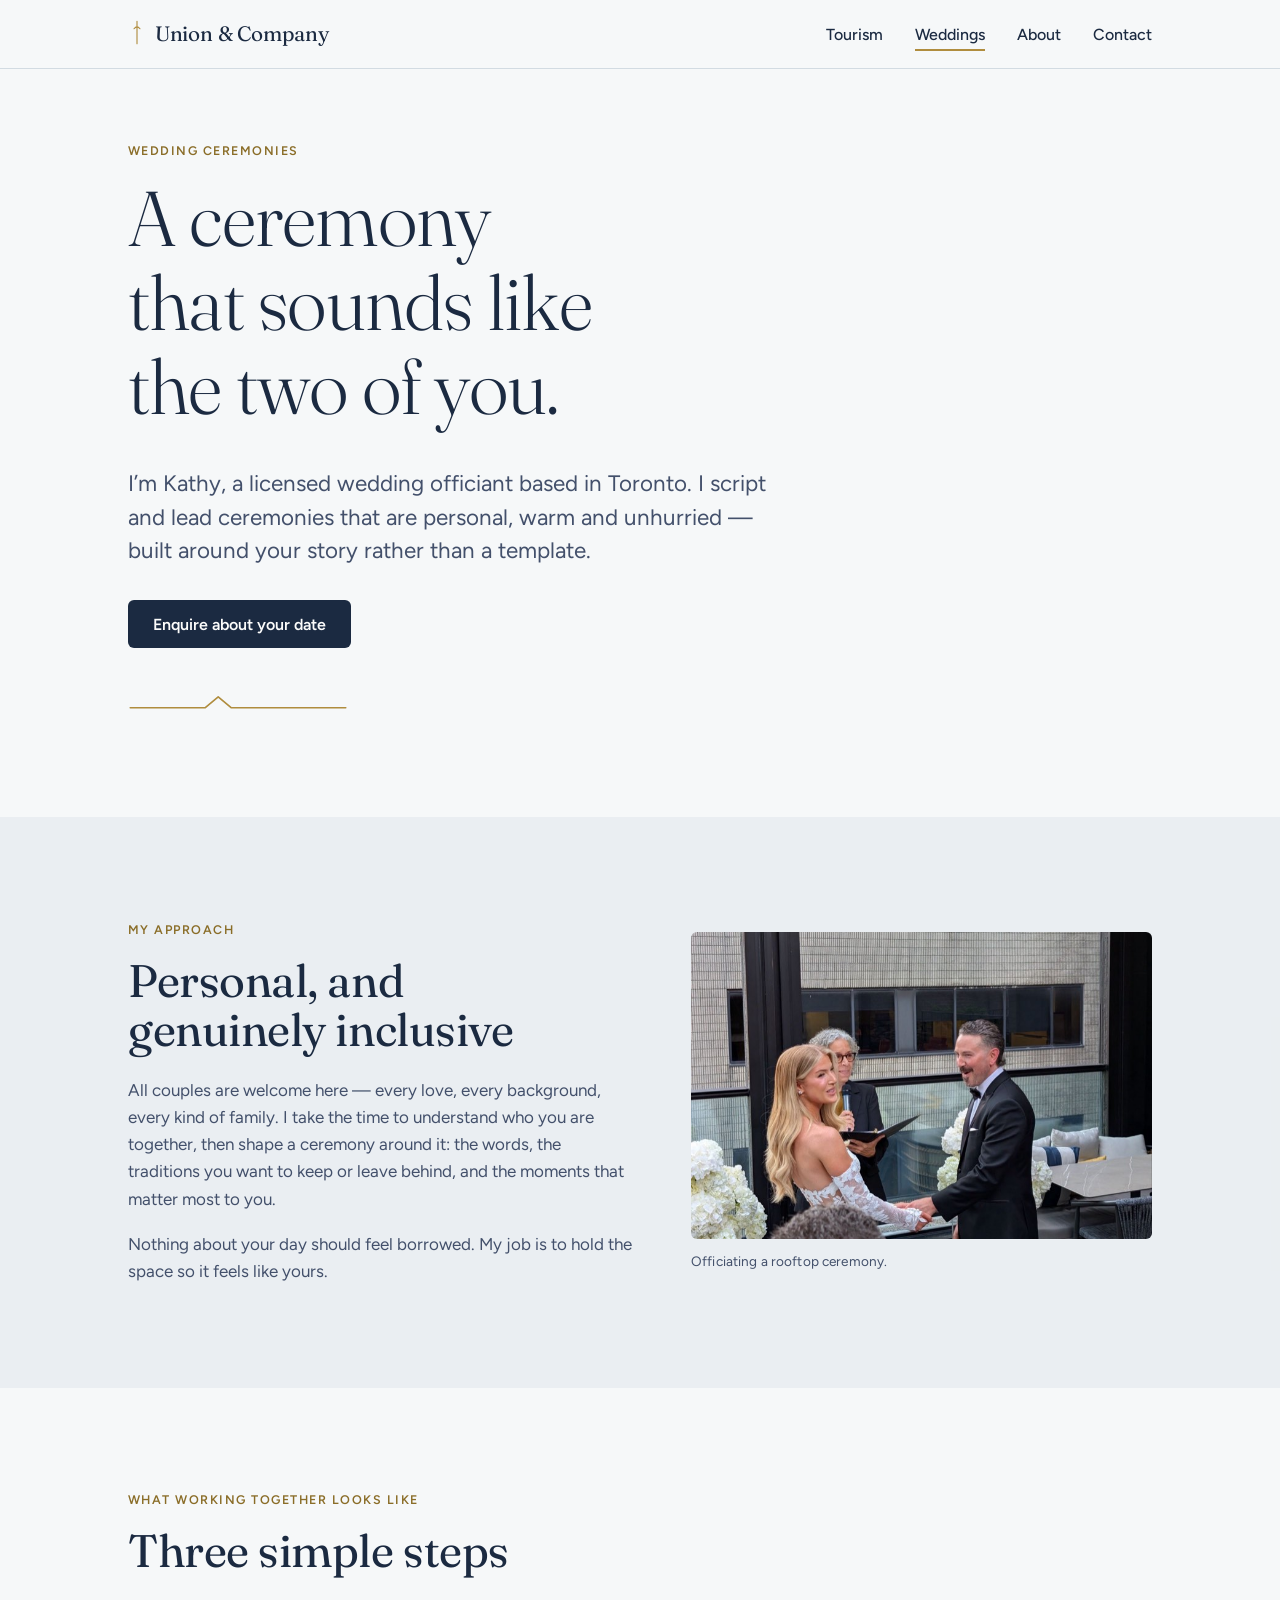
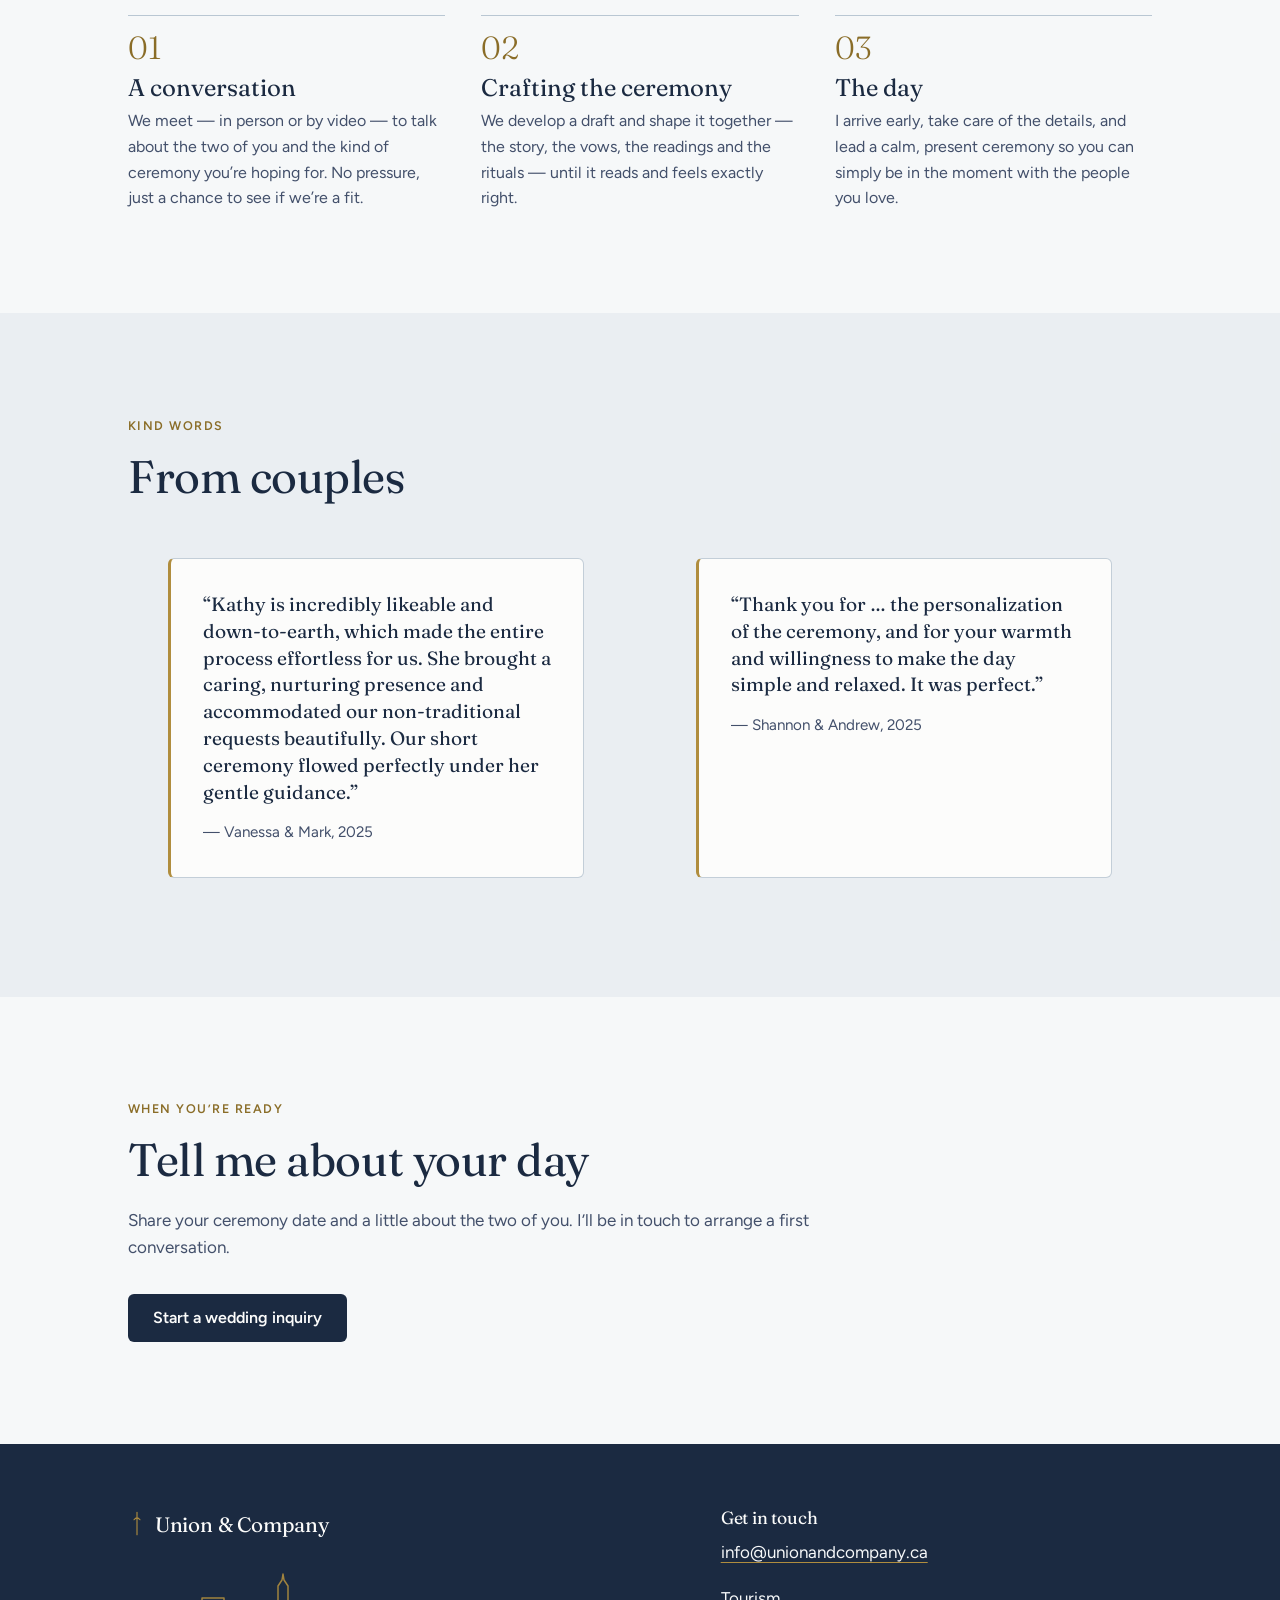
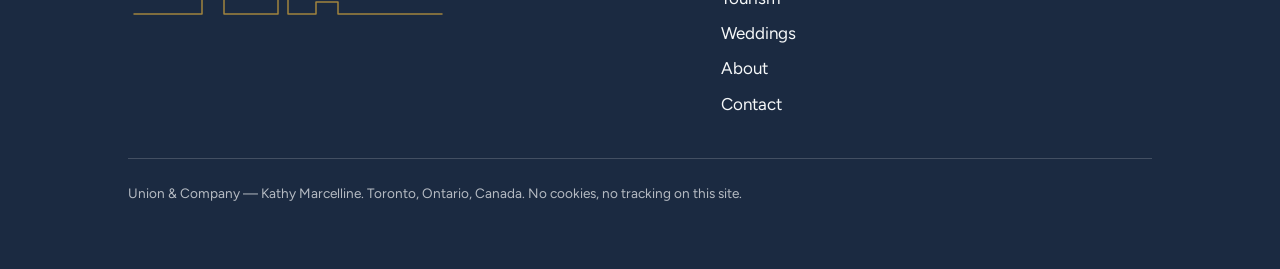
<file: weddings.html>
<!DOCTYPE html>
<html lang="en-CA" class="no-js">
<head>
  <meta charset="utf-8">
  <meta name="viewport" content="width=device-width, initial-scale=1">
  <title>Wedding ceremonies — warm, inclusive &amp; personal | Union &amp; Company</title>
  <meta name="description" content="Kathy Marcelline officiates personalized wedding ceremonies in Toronto — warm, unhurried and inclusive, with all couples welcome. A simple path from first conversation to your day.">

  <meta property="og:type" content="website">
  <meta property="og:locale" content="en_CA">
  <meta property="og:site_name" content="Union &amp; Company">
  <meta property="og:title" content="Wedding ceremonies — warm, inclusive &amp; personal | Union &amp; Company">
  <meta property="og:description" content="Personalized, inclusive wedding ceremonies in Toronto — all couples welcome.">
  <meta property="og:url" content="https://tnb3000.github.io/unionandco/weddings.html">
  <meta property="og:image" content="https://tnb3000.github.io/unionandco/assets/og-image.jpg">
  <meta property="og:image:width" content="1200">
  <meta property="og:image:height" content="630">
  <meta property="og:image:alt" content="A tour group gathered on a brick lane in Toronto's Distillery District.">
  <meta name="twitter:card" content="summary_large_image">
  <!-- TODO: confirm with Kathy — og:url points at the GitHub Pages address; update if a custom domain goes live. -->

  <script>document.documentElement.className = document.documentElement.className.replace('no-js', 'js');</script>

  <link rel="icon" href="assets/favicon.svg" type="image/svg+xml">
  <link rel="preconnect" href="https://fonts.googleapis.com">
  <link rel="preconnect" href="https://fonts.gstatic.com" crossorigin>
  <link href="https://fonts.googleapis.com/css2?family=Fraunces:opsz,wght@9..144,300;9..144,400;9..144,500&family=Figtree:wght@400;500;600&display=swap" rel="stylesheet">
  <link rel="stylesheet" href="css/styles.css">
</head>
<body>
  <a class="skip-link" href="#main">Skip to content</a>

  <header class="site-header">
    <div class="container site-header__inner">
      <a class="wordmark" href="index.html" aria-label="Union and Company — home">
        <svg class="nav-mark" viewBox="0 0 24 40" aria-hidden="true" focusable="false">
          <path d="M12 3 V33 M8 13 Q12 8 16 13"/>
        </svg>
        <span>Union &amp; Company</span>
      </a>
      <button class="nav-toggle" aria-expanded="false" aria-controls="site-nav">
        <span class="nav-toggle__bars" aria-hidden="true"><span></span></span>
        Menu
      </button>
      <nav class="site-nav" id="site-nav" aria-label="Primary">
        <ul>
          <li><a href="tourism.html">Tourism</a></li>
          <li><a href="weddings.html" aria-current="page">Weddings</a></li>
          <li><a href="about.html">About</a></li>
          <li><a href="contact.html">Contact</a></li>
        </ul>
      </nav>
    </div>
  </header>

  <main id="main">
    <!-- Hero -->
    <section class="band hero">
      <div class="container">
        <span class="eyebrow">Wedding ceremonies</span>
        <h1>A ceremony that sounds like the two of you.</h1>
        <p class="lead measure">I&rsquo;m Kathy, a licensed wedding officiant based in Toronto. I script and lead
          ceremonies that are personal, warm and unhurried &mdash; built around your story rather than a template.</p>
        <div class="btn-row">
          <a class="btn btn-primary" href="contact.html?type=weddings">Enquire about your date</a>
        </div>

        <div class="divider divider--start" aria-hidden="true">
          <svg viewBox="0 0 200 24" focusable="false">
            <path d="M2 18 L70 18 L82 8 L94 18 L198 18" fill="none" stroke="#B08D3E"
                  stroke-width="1.5" stroke-linecap="round" stroke-linejoin="round"/>
          </svg>
        </div>
      </div>
    </section>

    <!-- Inclusive approach -->
    <section class="band band--soft">
      <div class="container split">
        <div class="reveal measure">
          <span class="eyebrow">My approach</span>
          <h2>Personal, and genuinely inclusive</h2>
          <p class="prose">All couples are welcome here &mdash; every love, every background, every kind of
            family. I take the time to understand who you are together, then shape a ceremony around it:
            the words, the traditions you want to keep or leave behind, and the moments that matter most to you.</p>
          <p class="prose">Nothing about your day should feel borrowed. My job is to hold the space so it feels
            like yours.</p>
        </div>
        <figure class="photo">
          <!-- TODO: confirm with Kathy — caption wording, and that the couple is happy to appear on the site. -->
          <img src="assets/ceremony-rooftop-750.jpg"
               srcset="assets/ceremony-rooftop-750.jpg 750w, assets/ceremony-rooftop-1500.jpg 1500w"
               sizes="(min-width: 900px) 44vw, (min-width: 720px) 90vw, 100vw"
               width="1500" height="999" loading="lazy" decoding="async"
               alt="Kathy, microphone in hand, officiating a rooftop ceremony as the couple hold hands and laugh, white hydrangeas around them.">
          <figcaption>Officiating a rooftop ceremony.</figcaption>
        </figure>
      </div>
    </section>

    <!-- Three steps -->
    <section class="band">
      <div class="container">
        <div class="reveal">
          <span class="eyebrow">What working together looks like</span>
          <h2>Three simple steps</h2>
        </div>
        <ol class="steps">
          <li class="step">
            <span class="step__num" aria-hidden="true">01</span>
            <h3>A conversation</h3>
            <p>We meet &mdash; in person or by video &mdash; to talk about the two of you and the kind of
              ceremony you&rsquo;re hoping for. No pressure, just a chance to see if we&rsquo;re a fit.</p>
          </li>
          <li class="step">
            <span class="step__num" aria-hidden="true">02</span>
            <h3>Crafting the ceremony</h3>
            <p>We develop a draft and shape it together &mdash; the story, the vows, the readings and the
              rituals &mdash; until it reads and feels exactly right.</p>
          </li>
          <li class="step">
            <span class="step__num" aria-hidden="true">03</span>
            <h3>The day</h3>
            <p>I arrive early, take care of the details, and lead a calm, present ceremony so you can simply
              be in the moment with the people you love.</p>
          </li>
        </ol>
      </div>
    </section>

    <!-- Testimonials -->
    <section class="band band--soft">
      <div class="container">
        <div class="reveal">
          <span class="eyebrow">Kind words</span>
          <h2>From couples</h2>
        </div>
        <div class="quotes">
          <figure class="quote reveal">
            <blockquote>&ldquo;Kathy is incredibly likeable and down-to-earth, which made the entire process
              effortless for us. She brought a caring, nurturing presence and accommodated our non-traditional
              requests beautifully. Our short ceremony flowed perfectly under her gentle guidance.&rdquo;</blockquote>
            <figcaption>&mdash; Vanessa &amp; Mark, 2025</figcaption>
          </figure>
          <figure class="quote reveal">
            <blockquote>&ldquo;Thank you for &hellip; the personalization of the ceremony, and for your warmth and
              willingness to make the day simple and relaxed. It was perfect.&rdquo;</blockquote>
            <figcaption>&mdash; Shannon &amp; Andrew, 2025</figcaption>
          </figure>
        </div>
      </div>
    </section>

    <!-- CTA -->
    <section class="band">
      <div class="container">
        <div class="reveal measure">
          <span class="eyebrow">When you&rsquo;re ready</span>
          <h2>Tell me about your day</h2>
          <p class="prose">Share your ceremony date and a little about the two of you. I&rsquo;ll be in touch to
            arrange a first conversation.</p>
          <div class="btn-row">
            <a class="btn btn-primary" href="contact.html?type=weddings">Start a wedding inquiry</a>
          </div>
        </div>
      </div>
    </section>
  </main>

  <footer class="footer">
    <div class="container">
      <div class="footer__top">
        <div>
          <span class="footer__mark">
            <svg class="nav-mark" viewBox="0 0 24 40" aria-hidden="true" focusable="false">
              <path d="M12 3 V33 M8 13 Q12 8 16 13"/>
            </svg>
            <span class="wordmark" style="pointer-events:none;">Union &amp; Company</span>
          </span>
          <svg class="skyline" viewBox="0 0 320 60" aria-hidden="true" focusable="false">
            <path d="M6 46 L74 46 L74 30 L96 30 L96 46 L150 46 L150 18 L154 12 L155 6 L156 12 L160 18 L160 46 L188 46 L188 34 L210 34 L210 46 L314 46"/>
          </svg>
        </div>
        <div class="footer__contact">
          <h2>Get in touch</h2>
          <p><a href="mailto:info@unionandcompany.ca">info@unionandcompany.ca</a></p>
          <nav aria-label="Footer">
            <ul>
              <li><a href="tourism.html">Tourism</a></li>
              <li><a href="weddings.html">Weddings</a></li>
              <li><a href="about.html">About</a></li>
              <li><a href="contact.html">Contact</a></li>
            </ul>
          </nav>
        </div>
      </div>
      <div class="footer__legal">
        <p>Union &amp; Company &mdash; Kathy Marcelline. Toronto, Ontario, Canada.
          No cookies, no tracking on this site.</p>
      </div>
    </div>
  </footer>

  <script src="js/main.js"></script>
</body>
</html>
</file>
<file: css/styles.css>
/* ==========================================================================
   Union & Company — styles.css
   Hand-coded, framework-free. Mobile-first.
   Sections:
     1. Tokens & root
     2. Reset & base
     3. Typography
     4. Layout helpers (container, bands, rhythm)
     5. Skyline motif
     6. Header & navigation
     7. Buttons & links
     8. Components (cards, steps, services, quotes, form)
     9. Footer
    10. Motion (reveal, skyline draw) & reduced-motion
   ========================================================================== */

/* 1. Tokens & root ---------------------------------------------------------- */
:root {
  --ink:     #1B2A41;  /* navy — headings, footer, primary buttons, dark bands */
  --paper:   #F6F8F9;  /* cool-tinted near-white base */
  --brass:   #B08D3E;  /* muted brass — decorative rules, motif, underlines     */
  --slate:   #43506B;  /* body text                                            */
  --harbour: #7E97AD;  /* soft blue — subtle backgrounds, borders              */
  --white:   #FCFCFB;  /* cards on paper, text on ink                          */

  /* Brass is only ~2.9:1 on paper, which fails WCAG AA for text. This deeper
     brass reaches ~4.6:1 on paper and is used for eyebrow TEXT on light bands.
     The full --brass is reserved for non-text decoration and for text on navy
     (where --brass reaches ~4.6:1). */
  --brass-deep: #8A6D28;

  /* Fluid type scale */
  --fs-eyebrow: 0.78rem;
  --fs-body:    1.0625rem;
  --fs-lead:    clamp(1.15rem, 1.02rem + 0.5vw, 1.4rem);
  --fs-h3:      clamp(1.2rem, 1.05rem + 0.6vw, 1.5rem);
  --fs-h2:      clamp(1.75rem, 1.25rem + 2vw, 2.85rem);
  --fs-h1:      clamp(2.6rem, 1.55rem + 4.3vw, 4.85rem);

  --measure: 65ch;
  --container: 1120px;
  --gutter: clamp(1.25rem, 5vw, 3rem);
  --band-y: clamp(3.25rem, 8vw, 6.5rem);
  --radius: 6px;

  --font-display: 'Fraunces', Georgia, 'Times New Roman', serif;
  --font-body: 'Figtree', -apple-system, BlinkMacSystemFont, 'Segoe UI', sans-serif;
}

/* 2. Reset & base ----------------------------------------------------------- */
*, *::before, *::after { box-sizing: border-box; }

html { -webkit-text-size-adjust: 100%; }

body {
  margin: 0;
  background: var(--paper);
  color: var(--slate);
  font-family: var(--font-body);
  font-size: var(--fs-body);
  font-weight: 400;
  line-height: 1.6;
  text-rendering: optimizeLegibility;
  -webkit-font-smoothing: antialiased;
}

img, svg { max-width: 100%; }
svg { display: block; }
img { height: auto; }

::selection { background: rgba(176, 141, 62, 0.28); color: var(--ink); }
.band--ink ::selection,
.footer ::selection { background: rgba(176, 141, 62, 0.45); color: var(--white); }

input, textarea, select { accent-color: var(--ink); caret-color: var(--brass-deep); }

/* Skip link */
.skip-link {
  position: absolute;
  left: 0.75rem;
  top: -100%;
  z-index: 100;
  background: var(--ink);
  color: var(--white);
  padding: 0.65rem 1rem;
  border-radius: var(--radius);
  font-weight: 600;
  text-decoration: none;
}
.skip-link:focus { top: 0.75rem; }

/* Visible focus for everything. Never removed. */
:focus-visible {
  outline: 2px solid var(--brass);
  outline-offset: 2px;
  border-radius: 2px;
}
/* On navy bands, brass outline needs no change (contrast ~4.6:1). */

.visually-hidden {
  position: absolute !important;
  width: 1px; height: 1px;
  padding: 0; margin: -1px;
  overflow: hidden; clip: rect(0 0 0 0);
  white-space: nowrap; border: 0;
}

/* 3. Typography ------------------------------------------------------------- */
h1, h2, h3, h4 {
  font-family: var(--font-display);
  font-optical-sizing: auto;
  color: var(--ink);
  font-weight: 300;
  line-height: 1.08;
  letter-spacing: -0.01em;
  margin: 0 0 0.5em;
  text-wrap: balance;
}

h1 { font-size: var(--fs-h1); }
h2 { font-size: var(--fs-h2); font-weight: 400; }
h3 { font-size: var(--fs-h3); font-weight: 400; line-height: 1.2; letter-spacing: 0; }

p { margin: 0 0 1.15rem; max-width: var(--measure); }
p:last-child { margin-bottom: 0; }

.lead { font-size: var(--fs-lead); color: var(--slate); line-height: 1.5; }

.eyebrow {
  display: block;
  font-family: var(--font-body);
  font-weight: 600;
  font-size: var(--fs-eyebrow);
  text-transform: uppercase;
  letter-spacing: 0.12em;
  color: var(--brass-deep);
  margin: 0 0 1rem;
}

/* 4. Layout helpers --------------------------------------------------------- */
.container {
  width: 100%;
  max-width: var(--container);
  margin-inline: auto;
  padding-inline: var(--gutter);
}

.band { padding-block: var(--band-y); }

.band--ink {
  background: var(--ink);
  color: var(--paper);
}
.band--ink h1, .band--ink h2, .band--ink h3 { color: var(--white); }
.band--ink p { color: rgba(246, 248, 249, 0.85); }
.band--ink .eyebrow { color: var(--brass); }

.band--soft { background: rgba(126, 151, 173, 0.10); } /* harbour tint */

.stack > * + * { margin-top: 1.15rem; }
.measure { max-width: var(--measure); }
.center { text-align: center; margin-inline: auto; }

/* Section divider (short skyline segment) */
.divider {
  display: flex;
  justify-content: center;
  padding-block: clamp(1.5rem, 4vw, 2.5rem);
}
.divider svg { width: min(220px, 60%); height: auto; }
.divider--start { justify-content: flex-start; padding-bottom: 0; }

/* 5. Skyline motif ---------------------------------------------------------- */
.skyline path {
  fill: none;
  stroke: var(--brass);
  stroke-width: 1.5;
  stroke-linejoin: round;
  stroke-linecap: round;
  vector-effect: non-scaling-stroke;
}
.band--ink .skyline path,
.footer .skyline path { stroke: var(--brass); }

/* Hero drawing — the detailed Toronto line art, painted via an alpha mask so it
   inherits our palette. The PNG is a keyed line drawing (transparent ground). */
.skyline-hero {
  width: 100%;
  max-width: 760px;
  aspect-ratio: 2000 / 1091;
  margin-top: clamp(2rem, 5vw, 3.25rem);
  background-color: var(--ink);
  -webkit-mask: url(../assets/skyline.png) left center / contain no-repeat;
          mask: url(../assets/skyline.png) left center / contain no-repeat;
}
/* The drawing is laid down left-to-right once on load. A CSS animation (not a
   JS-driven transition) so it cannot stall half-way; without JS or under
   reduced motion the drawing is simply visible. */
.js .skyline-hero { animation: skyline-wipe 1.6s cubic-bezier(0.22, 1, 0.36, 1) both; }
@keyframes skyline-wipe {
  from { clip-path: inset(0 100% 0 0); }
  to   { clip-path: inset(0 0 0 0); }
}

.nav-mark { width: 18px; height: auto; flex: none; }
.nav-mark path { stroke: var(--brass); stroke-width: 1.5; fill: none; stroke-linecap: round; }

/* 6. Header & navigation ---------------------------------------------------- */
.site-header {
  position: sticky;
  top: 0;
  z-index: 50;
  background: rgba(246, 248, 249, 0.92);
  backdrop-filter: saturate(140%) blur(6px);
  border-bottom: 1px solid rgba(126, 151, 173, 0.30);
}
.site-header__inner {
  display: flex;
  align-items: center;
  justify-content: space-between;
  gap: 1rem;
  min-height: 68px;
}

.wordmark {
  display: inline-flex;
  align-items: center;
  gap: 0.55rem;
  text-decoration: none;
  color: var(--ink);
  font-family: var(--font-display);
  font-optical-sizing: auto;
  font-weight: 400;
  font-size: 1.3rem;
  letter-spacing: -0.01em;
  white-space: nowrap;
}
.wordmark:focus-visible { outline-offset: 4px; }

.nav-toggle {
  display: none;
  align-items: center;
  gap: 0.5rem;
  background: none;
  border: 1px solid rgba(126, 151, 173, 0.5);
  border-radius: var(--radius);
  color: var(--ink);
  font-family: var(--font-body);
  font-weight: 600;
  font-size: 0.9rem;
  padding: 0.5rem 0.75rem;
  cursor: pointer;
}
.nav-toggle__bars { width: 18px; height: 12px; position: relative; }
.nav-toggle__bars::before,
.nav-toggle__bars::after,
.nav-toggle__bars span {
  content: ""; position: absolute; left: 0; right: 0; height: 1.5px;
  background: var(--ink);
}
.nav-toggle__bars::before { top: 0; }
.nav-toggle__bars span { top: 5px; }
.nav-toggle__bars::after { bottom: 0; }

.site-nav ul {
  list-style: none;
  margin: 0;
  padding: 0;
  display: flex;
  gap: clamp(1rem, 2.5vw, 2.25rem);
  align-items: center;
}
.site-nav a {
  text-decoration: none;
  color: var(--ink);
  font-weight: 500;
  font-size: 1rem;
  padding: 0.35rem 0;
  border-bottom: 2px solid transparent;
}
.site-nav a:hover { border-bottom-color: var(--brass); }
.site-nav a[aria-current="page"] {
  border-bottom-color: var(--brass);
  color: var(--ink);
}

/* Mobile: JS enhances into a toggle. Without JS, nav stays visible. */
@media (max-width: 767px) {
  .js .nav-toggle { display: inline-flex; }
  .js .site-nav {
    display: none;
    position: absolute;
    left: 0; right: 0; top: 100%;
    background: var(--paper);
    border-bottom: 1px solid rgba(126, 151, 173, 0.3);
    padding: 0.5rem var(--gutter) 1.25rem;
  }
  .js .site-nav.is-open { display: block; }
  .site-nav ul { flex-direction: column; align-items: flex-start; gap: 0.25rem; }
  .site-nav li { width: 100%; }
  .site-nav a { display: block; width: 100%; padding: 0.75rem 0; }
  .site-header { position: relative; } /* allow absolute dropdown positioning */
}

/* 7. Buttons & links -------------------------------------------------------- */
.btn {
  display: inline-flex;
  align-items: center;
  justify-content: center;
  font-family: var(--font-body);
  font-weight: 600;
  font-size: 1rem;
  line-height: 1.2;
  text-decoration: none;
  border: 1px solid transparent;
  border-radius: var(--radius);
  padding: 0.85rem 1.5rem;
  cursor: pointer;
  position: relative;
  overflow: hidden;
}
.btn-primary {
  background: var(--ink);
  color: var(--white);
}
.btn-primary::after {
  content: "";
  position: absolute;
  left: 0; right: 0; bottom: 0;
  height: 2px;
  background: var(--brass);
  transform: translateX(-101%);
  transition: transform 0.25s ease;
}
.btn-primary:hover::after,
.btn-primary:focus-visible::after { transform: translateX(0); }

/* Primary on a navy band inverts */
.band--ink .btn-primary {
  background: var(--white);
  color: var(--ink);
}

/* Text links / secondary links */
.link {
  color: var(--ink);
  font-weight: 600;
  text-decoration: underline;
  text-decoration-color: var(--brass);
  text-decoration-thickness: 1px;
  text-underline-offset: 5px;
}
.link:hover { text-decoration-thickness: 2px; }
.band--ink .link { color: var(--white); text-decoration-color: var(--brass); }

.arrow-link { white-space: nowrap; }

/* In-flow prose links */
.prose a {
  color: var(--ink);
  text-decoration: underline;
  text-decoration-color: var(--brass);
  text-decoration-thickness: 1px;
  text-underline-offset: 3px;
}
.prose a:hover { text-decoration-thickness: 2px; }

.btn-row {
  display: flex;
  flex-wrap: wrap;
  align-items: center;
  gap: 1.25rem 1.75rem;
  margin-top: 2rem;
}

/* 8. Components ------------------------------------------------------------- */

/* Hero */
.hero { padding-top: clamp(2.5rem, 6vw, 4.5rem); }
.hero h1 { margin-top: 0.25rem; max-width: 15ch; }
.hero .lead { max-width: 46ch; }

/* Service card grid */
.card-grid {
  display: grid;
  grid-template-columns: 1fr;
  gap: clamp(1rem, 2.5vw, 1.75rem);
  margin-top: 2.5rem;
}
@media (min-width: 720px) {
  .card-grid--3 { grid-template-columns: repeat(3, 1fr); }
}
.card {
  background: var(--white);
  border: 1px solid rgba(126, 151, 173, 0.45);
  border-radius: var(--radius);
  padding: clamp(1.5rem, 3vw, 2rem);
}
.card h3 { margin-bottom: 0.4rem; }
.card p { color: var(--slate); font-size: 1rem; }

/* Photographs */
.photo { margin: 0; }
.photo img {
  display: block;
  width: 100%;
  height: auto;
  border-radius: var(--radius);
  background: rgba(126, 151, 173, 0.18); /* holds the space while loading */
}
.photo figcaption {
  margin-top: 0.75rem;
  font-size: 0.85rem;
  letter-spacing: 0.01em;
  color: var(--slate);
}
.band--ink .photo figcaption { color: rgba(246, 248, 249, 0.72); }
.photo--wide { margin-top: clamp(2.25rem, 5vw, 3.5rem); }

/* Text beside a photograph (home, "How I work") */
.split { display: grid; gap: clamp(2rem, 5vw, 3.5rem); align-items: center; }
@media (min-width: 900px) {
  .split { grid-template-columns: minmax(0, 1.1fr) minmax(0, 1fr); }
}

/* Affiliations (about) */
.affiliations {
  list-style: none;
  margin: 2.25rem 0 0;
  padding: 0;
  display: grid;
  gap: 0 clamp(1.5rem, 4vw, 3rem);
}
@media (min-width: 720px) { .affiliations { grid-template-columns: repeat(2, minmax(0, 1fr)); } }
.affiliations li {
  display: flex;
  flex-direction: column;
  gap: 0.15rem;
  padding: 1rem 0 1.05rem;
  border-top: 1px solid rgba(126, 151, 173, 0.5);
}
.affiliation__org { font-weight: 500; color: var(--ink); text-wrap: pretty; }
.affiliation__role { font-size: 0.95rem; color: var(--slate); }

/* Services list (tourism) */
.service-list {
  display: grid;
  gap: clamp(1.75rem, 4vw, 2.75rem);
  margin-top: 2.75rem;
}
@media (min-width: 720px) {
  .service-list { grid-template-columns: repeat(2, 1fr); }
  .service-list .service--lead { grid-column: 1 / -1; }
}
.service {
  border-top: 1px solid rgba(126, 151, 173, 0.5);
  padding-top: 1.25rem;
}
.service--lead { border-top: 2px solid var(--brass); }
.service h3 { color: var(--ink); }
.service p { font-size: 1rem; margin-bottom: 0; }

/* Numbered steps (weddings) */
.steps {
  list-style: none;
  padding: 0;
  display: grid;
  gap: clamp(1.5rem, 3vw, 2.25rem);
  margin: 2.5rem 0 0;
}
@media (min-width: 720px) { .steps { grid-template-columns: repeat(3, 1fr); } }
.step { padding-top: 1rem; border-top: 1px solid rgba(126, 151, 173, 0.5); }
.step__num {
  font-family: var(--font-display);
  font-optical-sizing: auto;
  font-weight: 300;
  font-size: 2rem;
  color: var(--brass-deep);
  line-height: 1;
  display: block;
  margin-bottom: 0.6rem;
}
.step h3 { margin-bottom: 0.35rem; }
.step p { font-size: 1rem; margin-bottom: 0; }

/* Testimonials */
.quotes {
  display: grid;
  gap: clamp(1.5rem, 3vw, 2rem);
  margin-top: 2.5rem;
}
@media (min-width: 720px) { .quotes { grid-template-columns: repeat(2, 1fr); } }
.quote {
  background: var(--white);
  border: 1px solid rgba(126, 151, 173, 0.45);
  border-left: 3px solid var(--brass);
  border-radius: var(--radius);
  padding: clamp(1.5rem, 3vw, 2rem);
}
.quote blockquote {
  margin: 0 0 0.9rem;
  font-family: var(--font-display);
  font-optical-sizing: auto;
  font-weight: 400;
  font-size: 1.2rem;
  line-height: 1.4;
  color: var(--ink);
}
.quote figcaption { font-size: 0.95rem; color: var(--slate); }

/* Wedding gateway (home) — deliberately modest */
.gateway {
  border: 1px solid rgba(126, 151, 173, 0.45);
  border-radius: var(--radius);
  padding: clamp(1.5rem, 4vw, 2.5rem);
  max-width: 46rem;
}
.gateway h2 { font-size: clamp(1.4rem, 1.1rem + 1.2vw, 1.9rem); }

/* Values (about) */
.values { display: grid; gap: clamp(1.75rem, 4vw, 2.5rem); margin-top: 2.5rem; }
@media (min-width: 720px) { .values { grid-template-columns: repeat(3, 1fr); } }
.value { border-top: 2px solid var(--brass); padding-top: 1.1rem; }
.value h3 { color: var(--ink); }
.value p { font-size: 1rem; margin-bottom: 0; }

/* Forms */
.form { max-width: 40rem; margin-top: 2.5rem; }
.form fieldset { border: 0; margin: 0 0 1.75rem; padding: 0; }
.form legend {
  font-family: var(--font-body);
  font-weight: 600;
  font-size: 1.05rem;
  color: var(--ink);
  padding: 0;
  margin-bottom: 0.75rem;
}
.field { margin-bottom: 1.4rem; }
.field label {
  display: block;
  font-weight: 600;
  font-size: 0.95rem;
  color: var(--ink);
  margin-bottom: 0.4rem;
}
.field .hint { font-weight: 400; color: var(--slate); font-size: 0.85rem; }
.field input,
.field select,
.field textarea {
  width: 100%;
  font-family: var(--font-body);
  font-size: 1rem;
  color: var(--slate);
  background: var(--white);
  border: 1px solid var(--harbour);
  border-radius: var(--radius);
  padding: 0.7rem 0.8rem;
}
.field textarea { min-height: 8rem; resize: vertical; }
.field input:focus-visible,
.field select:focus-visible,
.field textarea:focus-visible { outline: 2px solid var(--brass); outline-offset: 1px; }

.radio-group { display: grid; gap: 0.65rem; }
.radio {
  display: flex;
  align-items: flex-start;
  gap: 0.65rem;
  border: 1px solid rgba(126, 151, 173, 0.5);
  border-radius: var(--radius);
  padding: 0.85rem 1rem;
  cursor: pointer;
}
.radio input { width: auto; margin-top: 0.15rem; }
.radio:hover { border-color: var(--harbour); }
.radio span { font-weight: 500; color: var(--ink); }

.form .error {
  color: #8A2A2A; /* accessible dark red on paper */
  font-size: 0.9rem;
  font-weight: 600;
  margin-top: 0.35rem;
}
.field input[aria-invalid="true"],
.field textarea[aria-invalid="true"] { border-color: #8A2A2A; }

.form-note { font-size: 0.95rem; margin-top: 1.5rem; }

/* Contact aside */
.contact-aside p { font-size: 1rem; }
@media (max-width: 899px) {
  .contact-aside {
    margin-top: 2.5rem;
    padding-top: 2rem;
    border-top: 1px solid rgba(126, 151, 173, 0.5);
  }
}
@media (min-width: 900px) {
  .contact-layout { display: grid; grid-template-columns: 1.4fr 1fr; gap: clamp(2rem, 5vw, 4rem); align-items: start; }
  .contact-layout .form { margin-top: 1.5rem; }
}

/* 9. Footer ----------------------------------------------------------------- */
.footer {
  background: var(--ink);
  color: var(--paper);
  padding-block: clamp(2.5rem, 6vw, 4rem);
}
.footer a { color: var(--paper); }
.footer__top { display: grid; gap: 2rem; }
@media (min-width: 720px) {
  .footer__top { grid-template-columns: 1.3fr 1fr; align-items: start; }
}
.footer__mark { display: inline-flex; align-items: center; gap: 0.55rem; }
.footer__mark .wordmark { color: var(--white); }
.footer .skyline { width: min(320px, 100%); margin-top: 1.25rem; opacity: 0.9; }
.footer h2 { font-size: 1.1rem; color: var(--white); margin-bottom: 0.75rem; }
.footer nav ul { list-style: none; margin: 0; padding: 0; display: grid; gap: 0.5rem; }
.footer nav a { text-decoration: none; }
.footer nav a:hover { text-decoration: underline; text-decoration-color: var(--brass); text-underline-offset: 4px; }
.footer__contact a {
  text-decoration: underline;
  text-decoration-color: var(--brass);
  text-underline-offset: 4px;
}
.footer__legal {
  margin-top: 2.5rem;
  padding-top: 1.5rem;
  border-top: 1px solid rgba(246, 248, 249, 0.18);
  font-size: 0.85rem;
  color: rgba(246, 248, 249, 0.7);
}
.footer__legal p { max-width: none; }

/* 10. Motion ---------------------------------------------------------------- */

/* Scroll reveal — visible by default (no-JS safe); JS opts elements in. */
.js .reveal {
  opacity: 0;
  transform: translateY(12px);
  transition: opacity 0.4s ease, transform 0.4s ease;
}
.js .reveal.is-visible { opacity: 1; transform: none; }

/* Skyline reveal — a left-to-right wipe that reads as the drawing being laid
   down. Driven by main.js so the drawing is ALWAYS visible without JS or under
   reduced motion; JS only clips-then-reveals when a wipe can actually play. */

/* Global reduced-motion opt-out */
@media (prefers-reduced-motion: reduce) {
  *, *::before, *::after {
    animation-duration: 0.001ms !important;
    animation-iteration-count: 1 !important;
    transition-duration: 0.001ms !important;
    scroll-behavior: auto !important;
  }
  .js .reveal { opacity: 1; transform: none; }
  .js .skyline-hero { animation: none; }
}

/* Contact options (replaced the inquiry form, October 2026) */
.contact-options__title { margin-bottom: 1.25rem; }
.contact-options__list { list-style: none; margin: 0; padding: 0; display: grid; gap: 1.25rem; }
.contact-option .btn { margin-top: 1rem; }
.contact-option.is-requested { outline: 2px solid var(--brass); outline-offset: 4px; }
@media (min-width: 768px) {
  .contact-layout .contact-options { margin-top: 1.5rem; }
}
</file>
